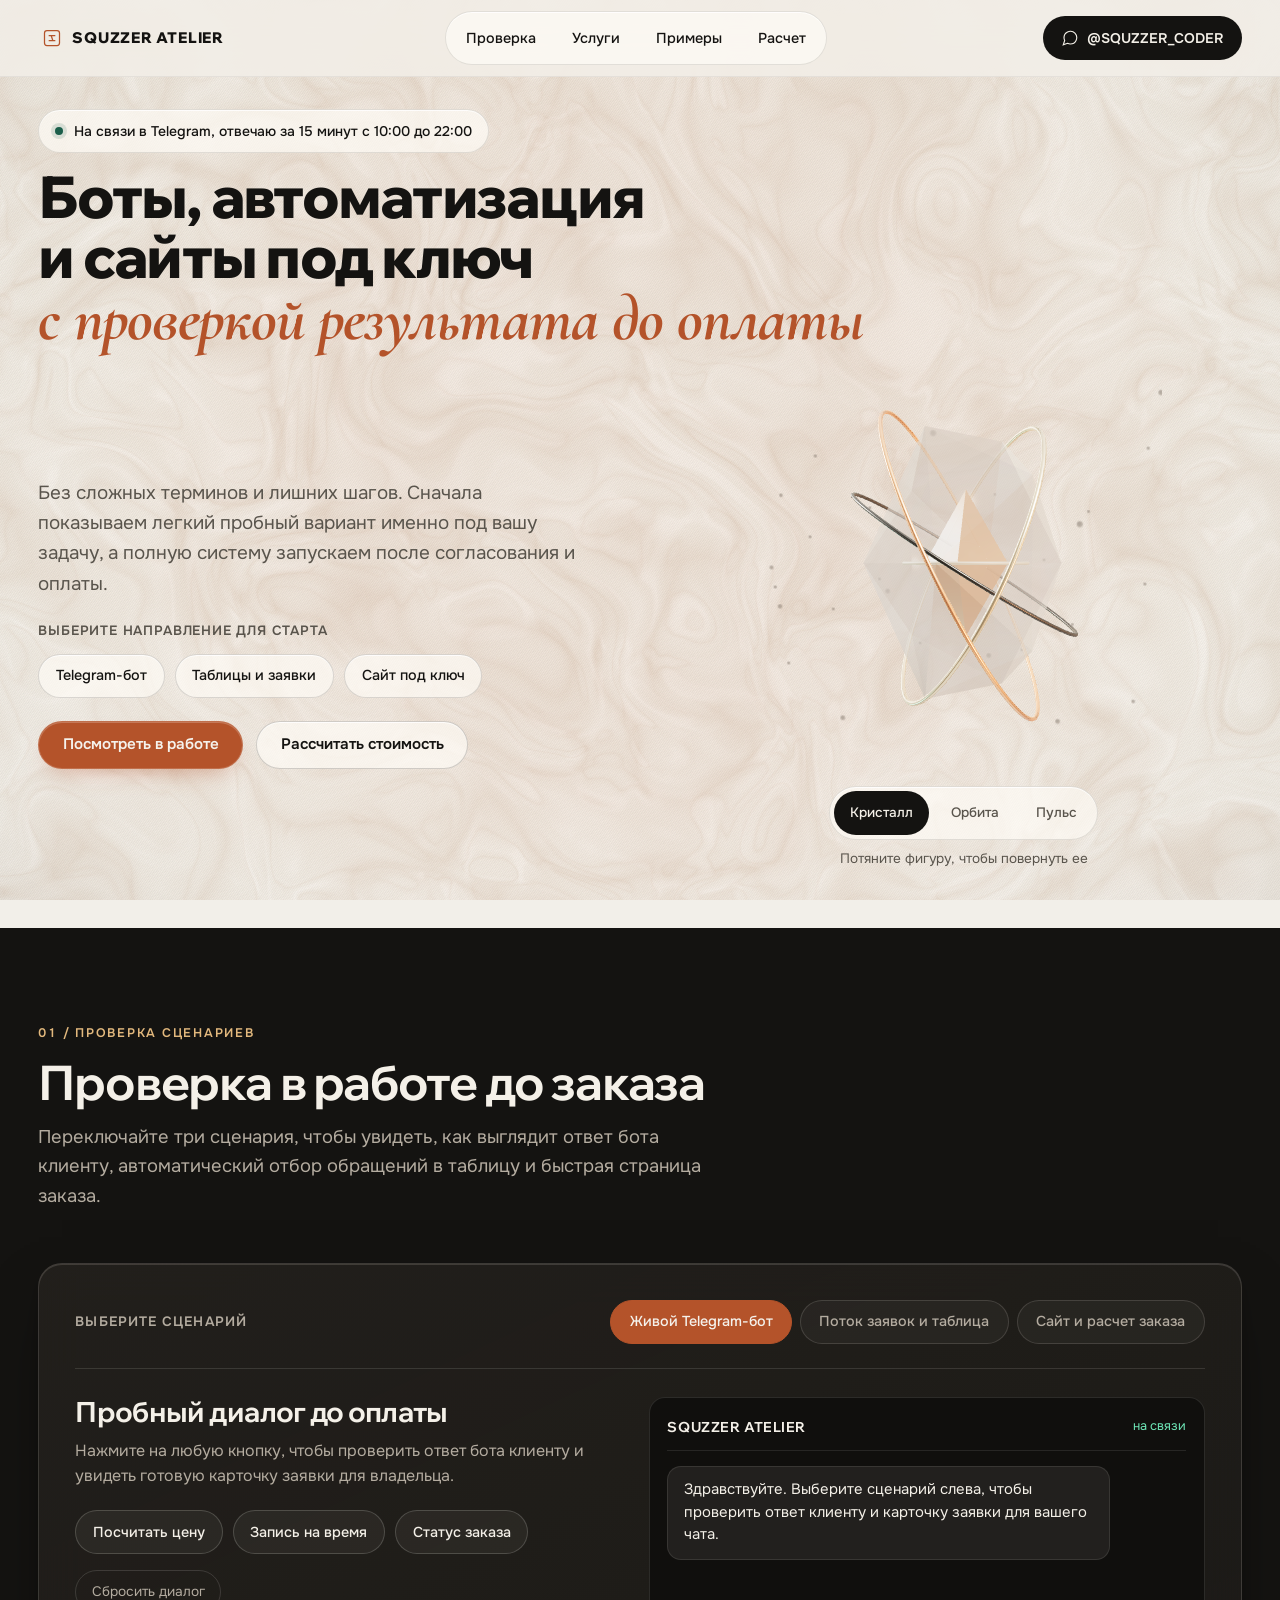
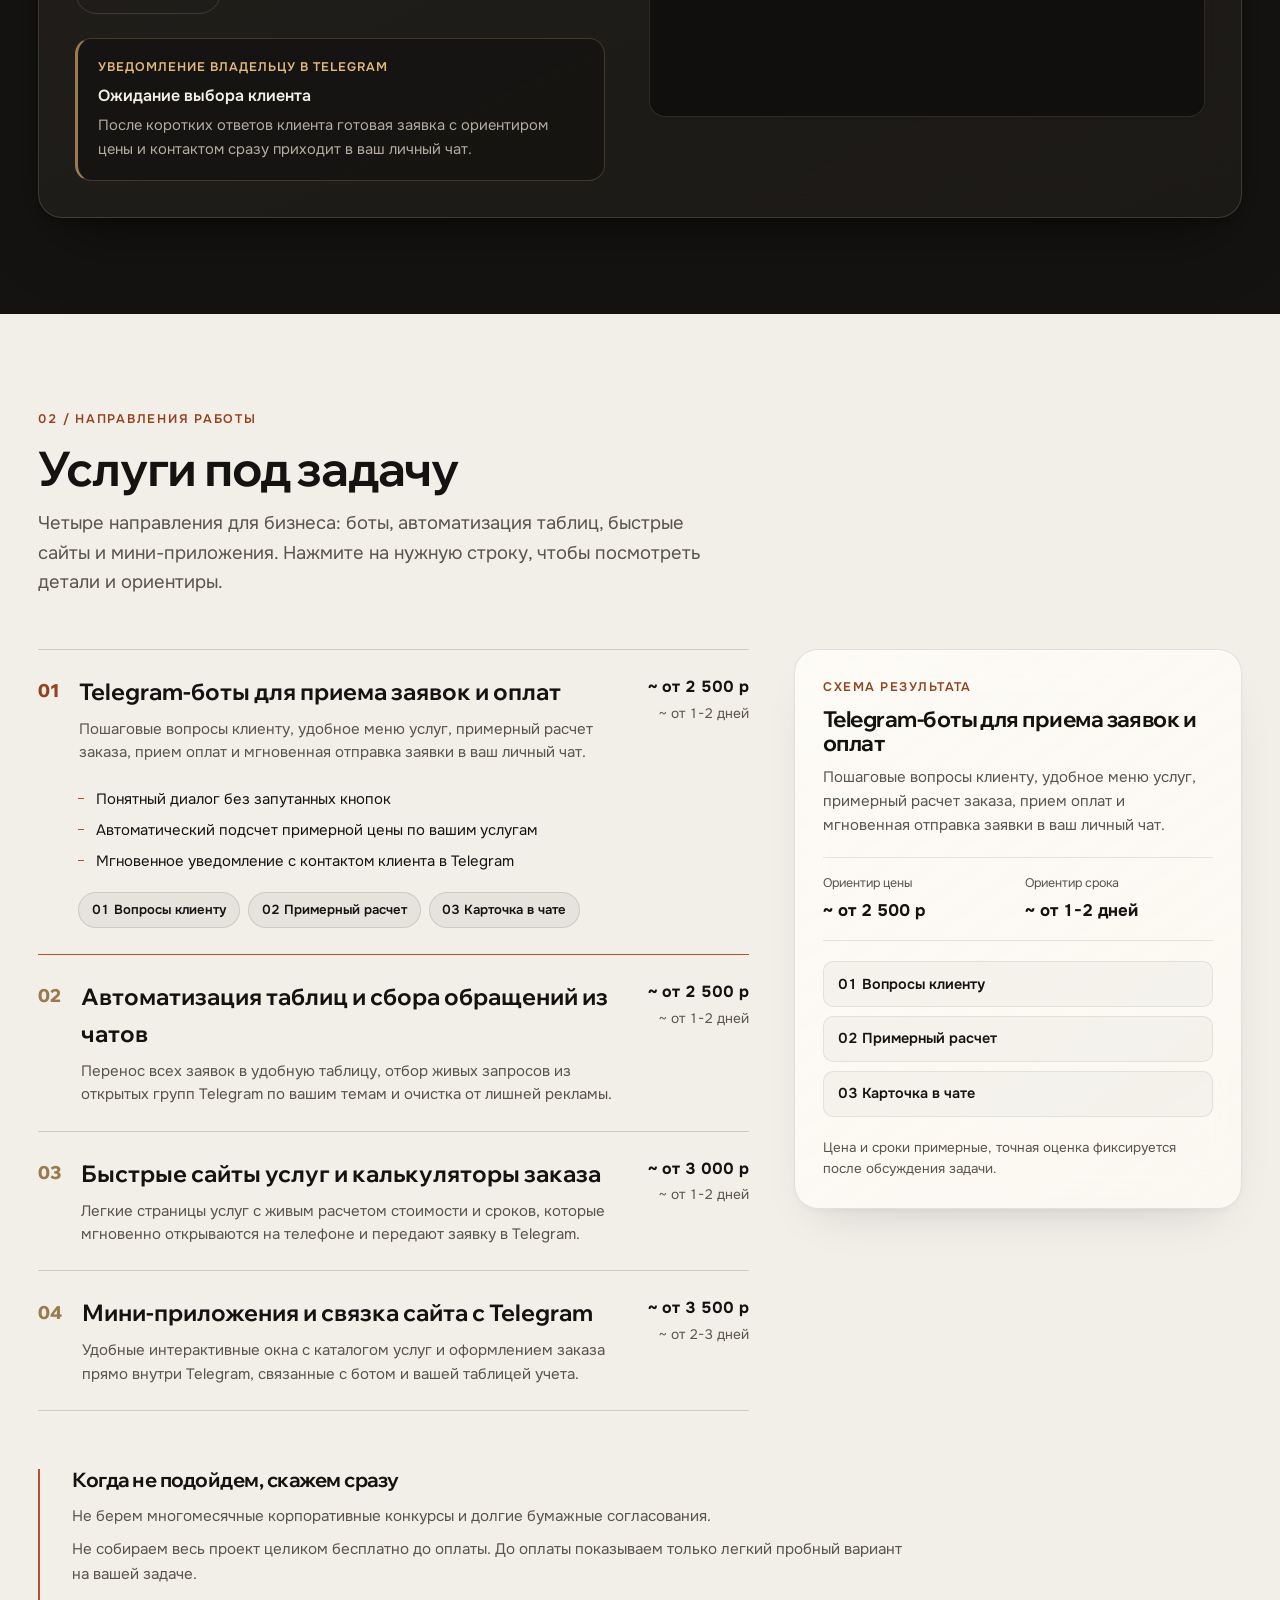
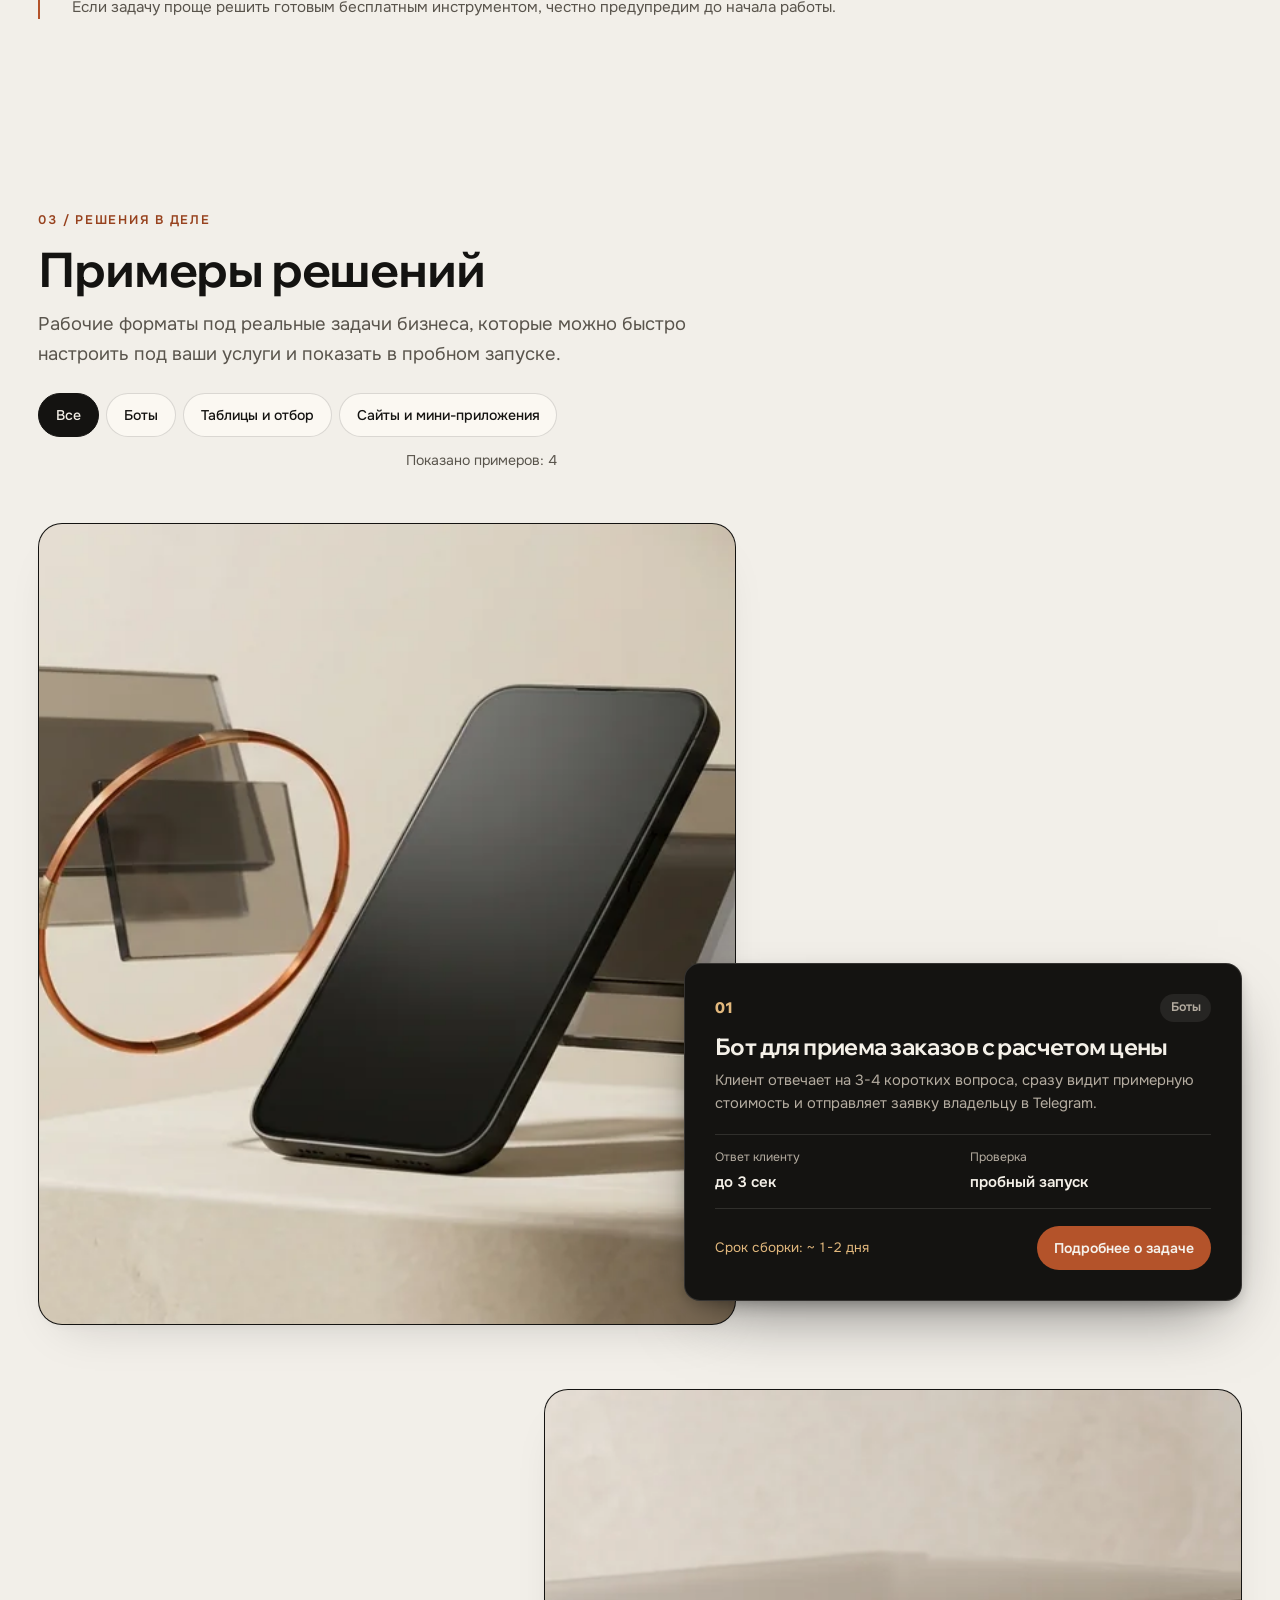
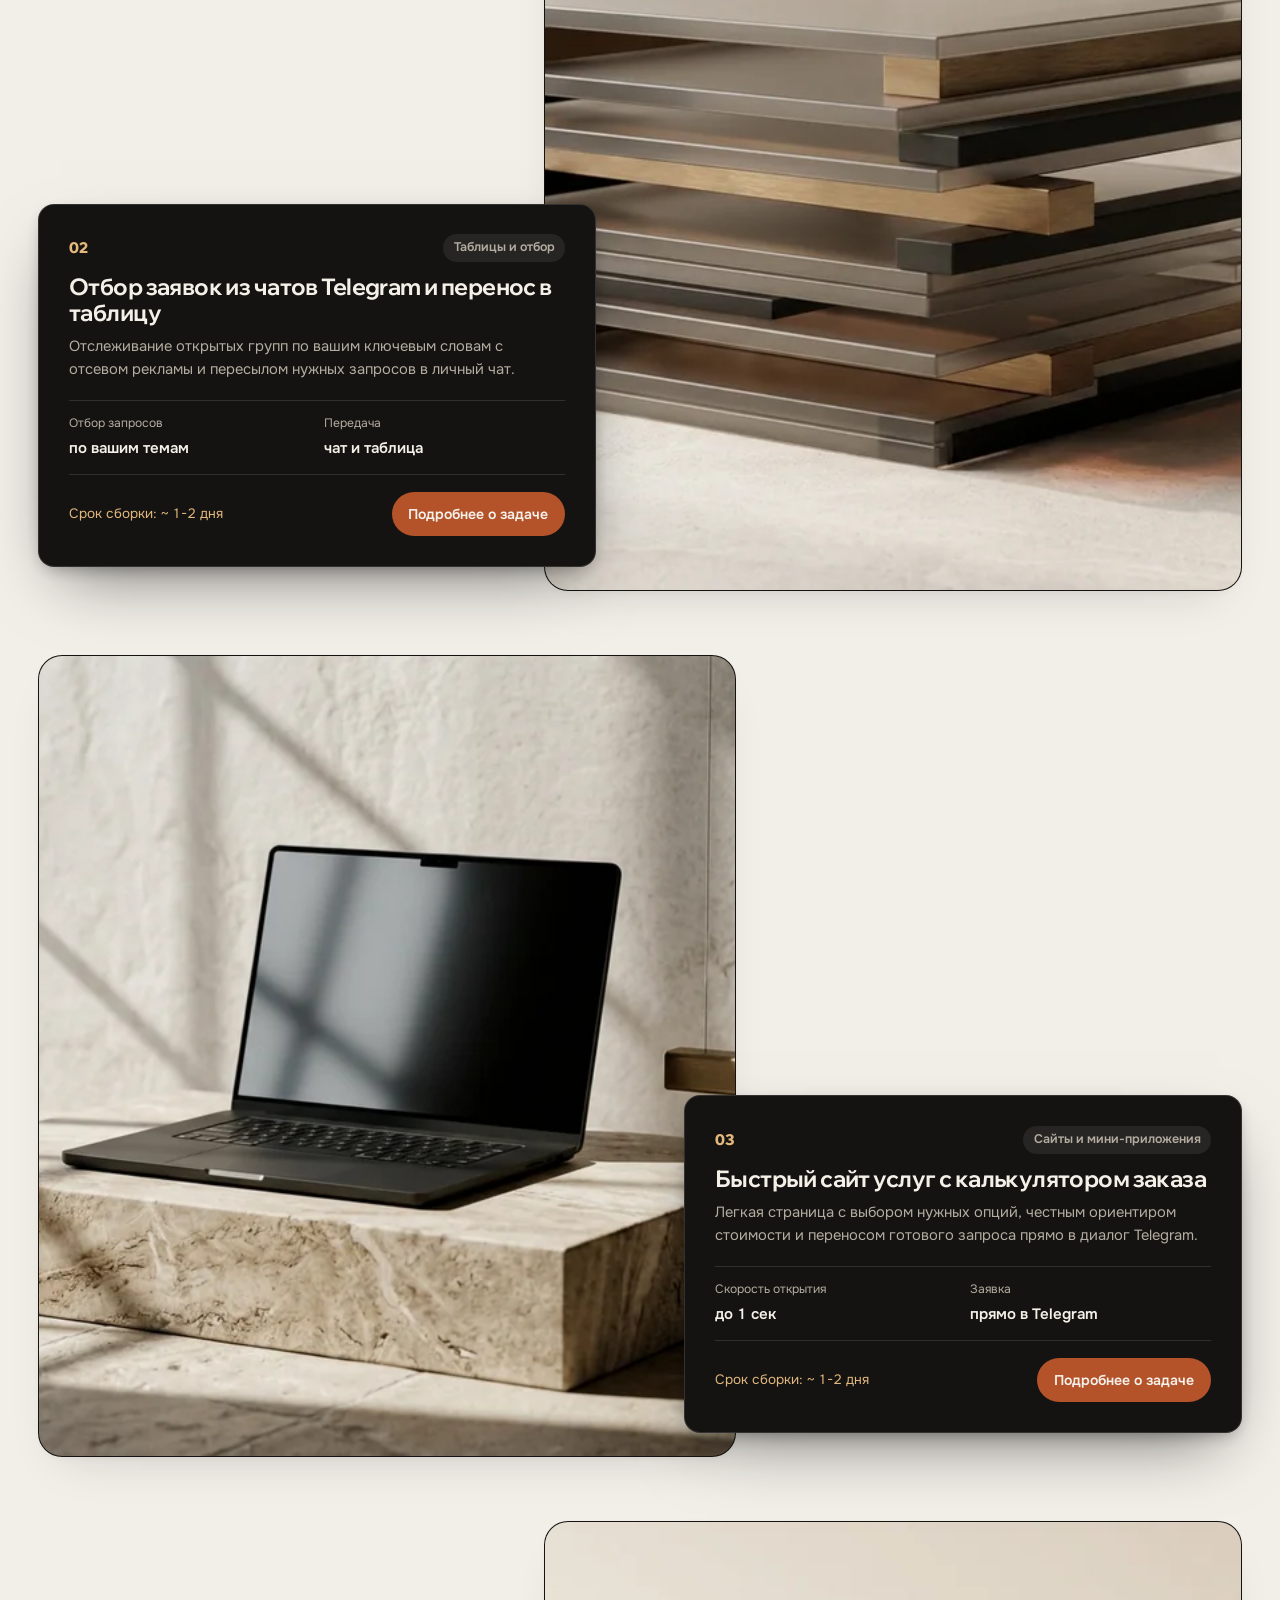
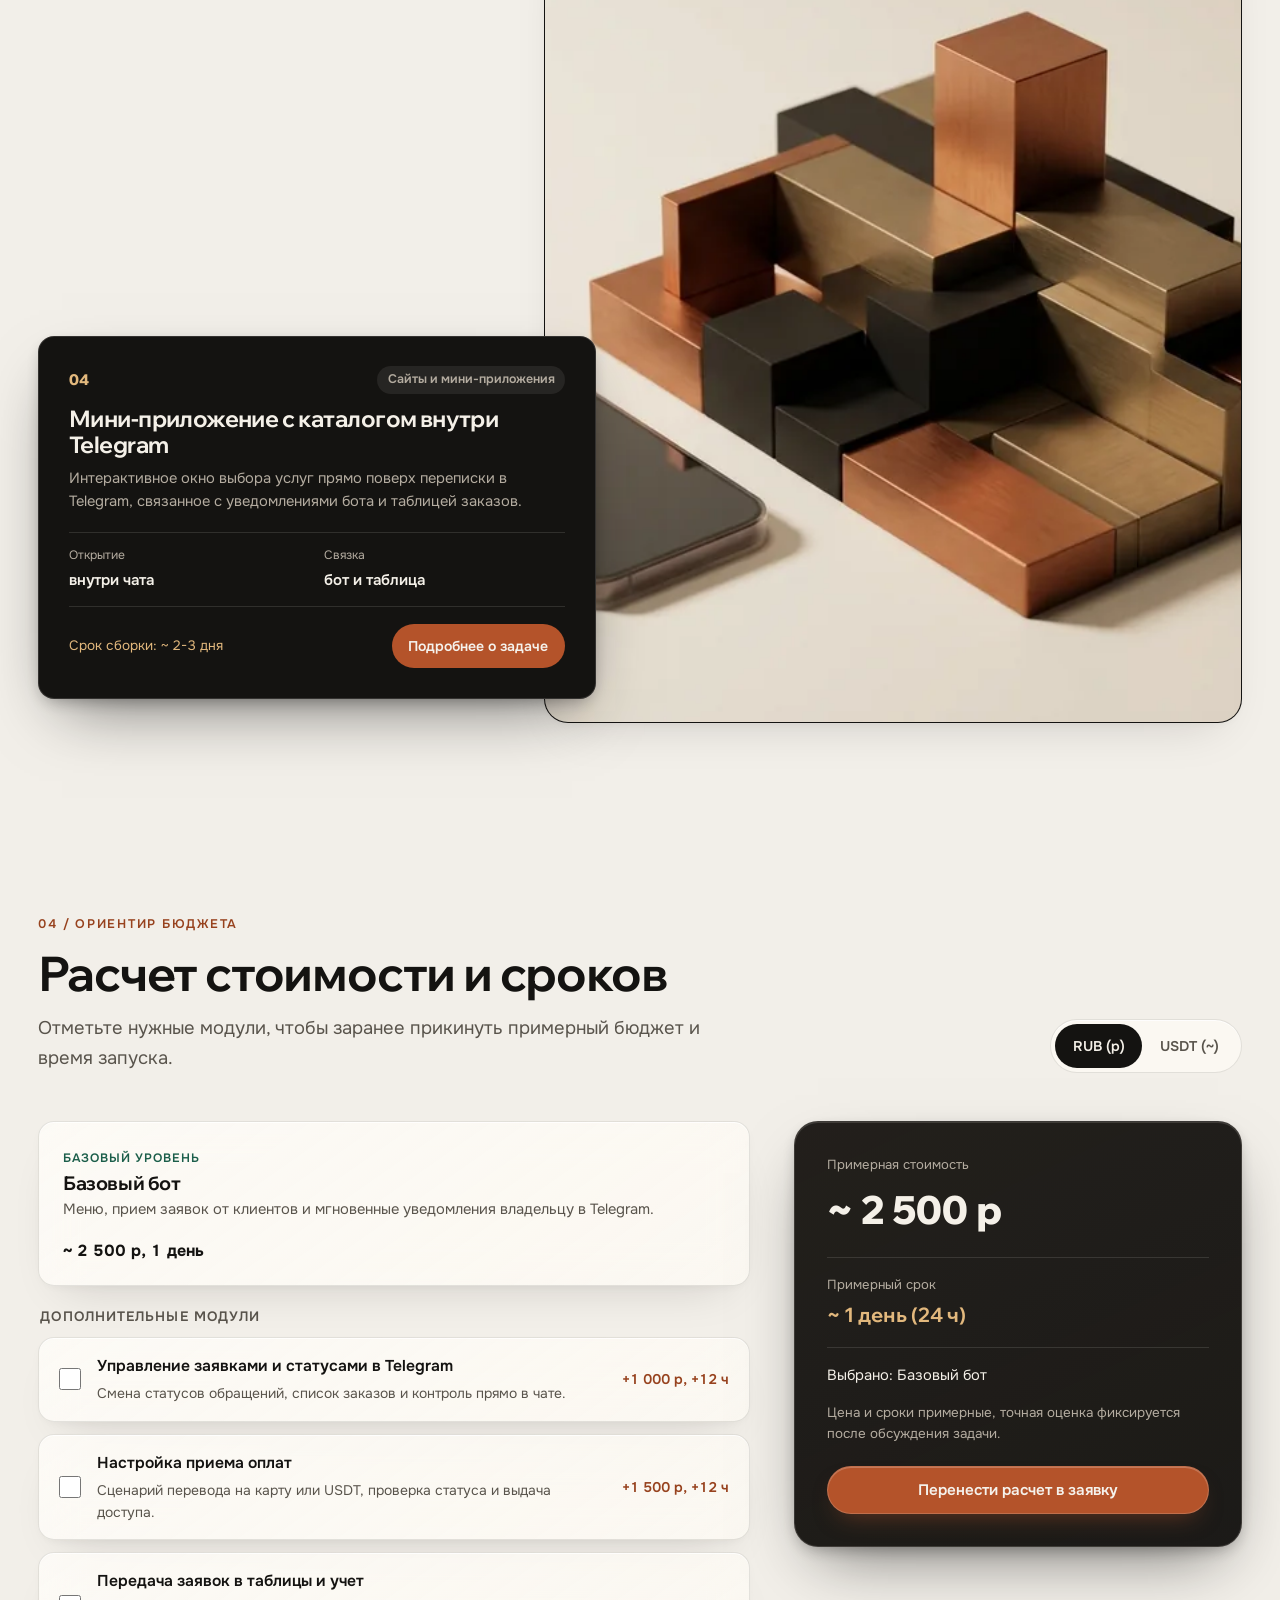
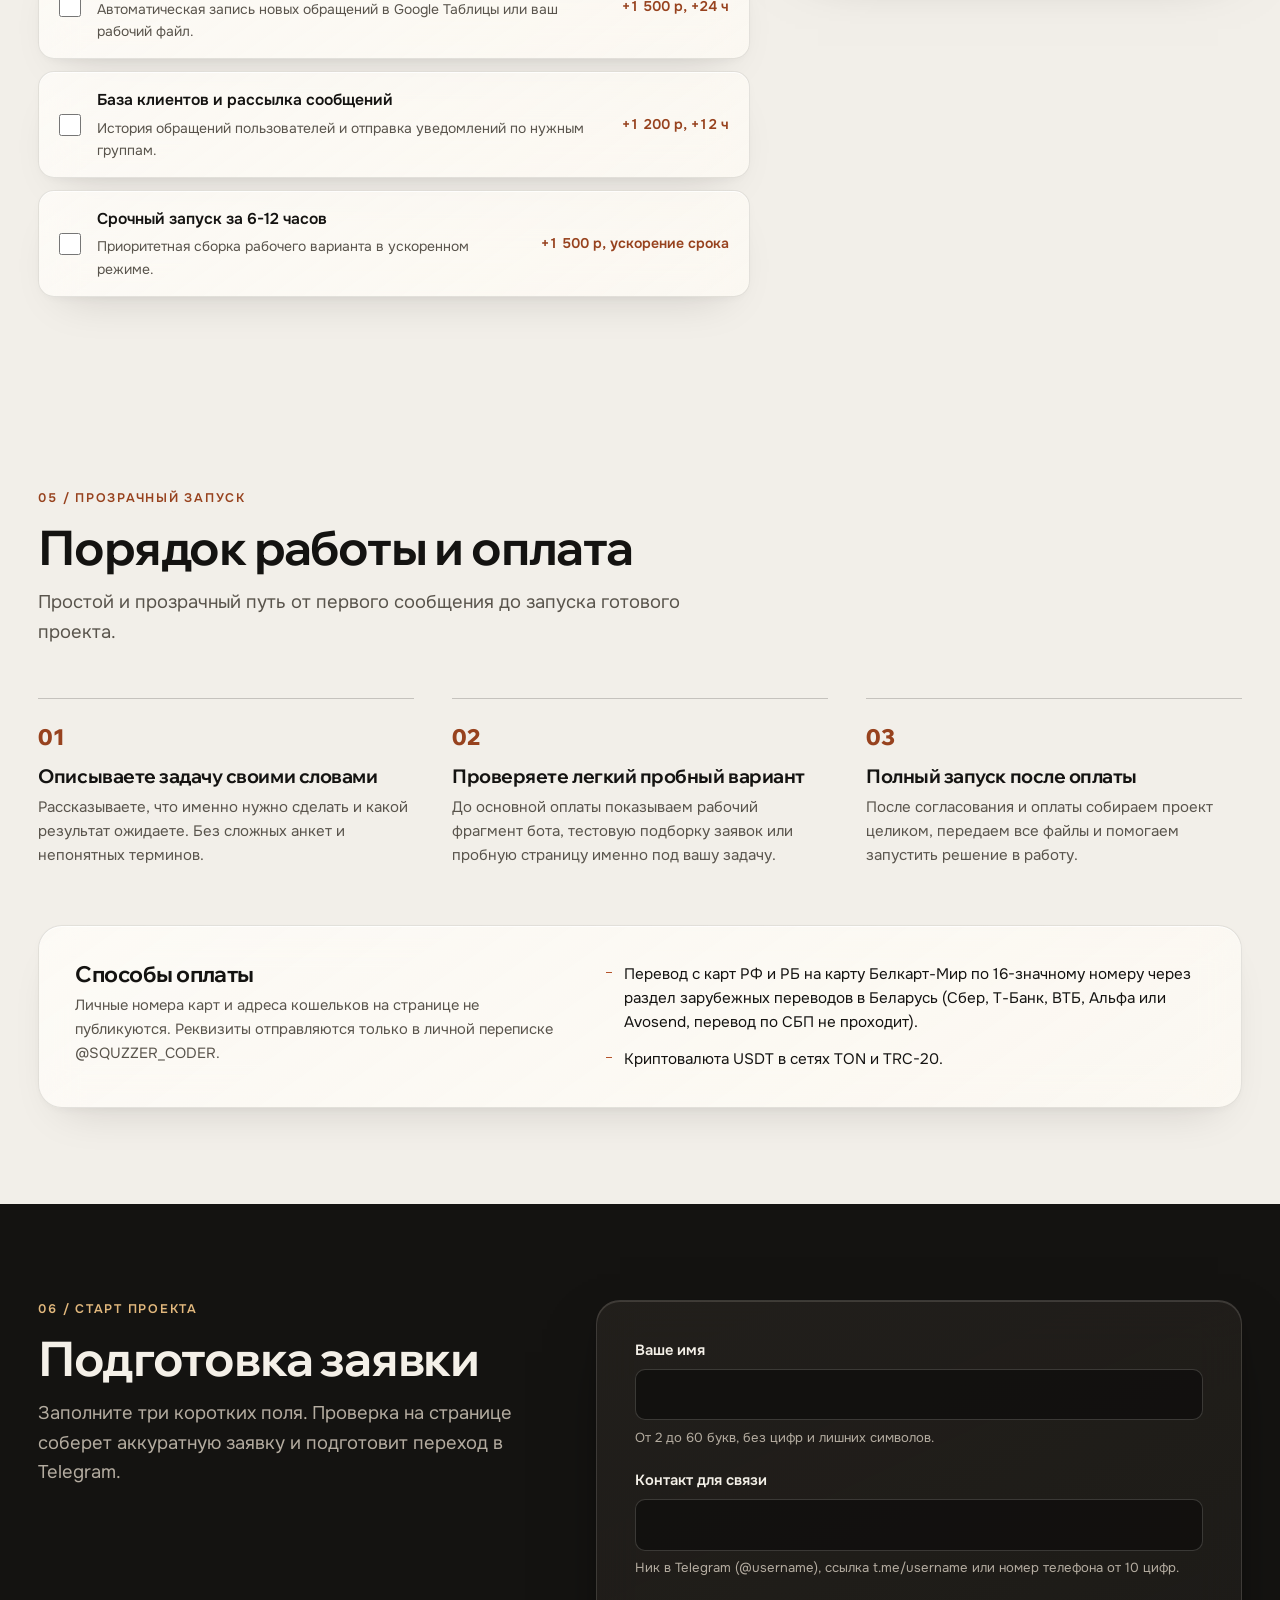
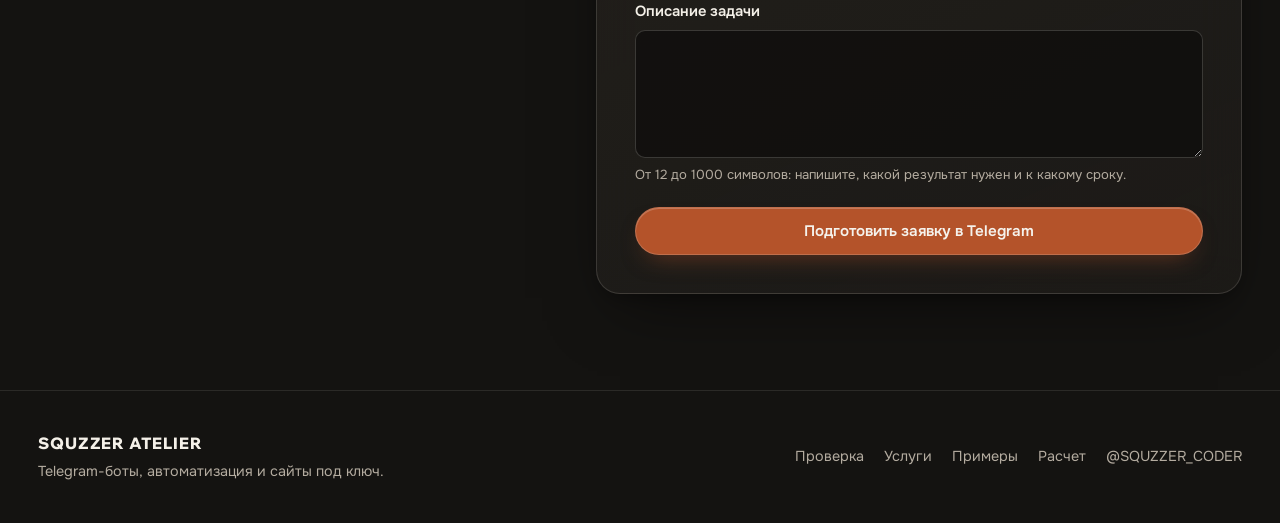
<file: docs/index.html>
<!DOCTYPE html><!-- gate-ignore -->
<html lang="ru" data-theme="alabaster">
<head>
  <meta charset="utf-8">
  <meta name="viewport" content="width=device-width, initial-scale=1.0">
  <meta name="color-scheme" content="light">
  <title>SQUZZER ATELIER - Telegram-боты, автоматизация и сайты под ключ</title>
  <meta name="description" content="Разработка Telegram-ботов, настройка таблиц и сбора заявок, быстрые сайты услуг и мини-приложения под ключ с проверкой пробного результата до оплаты.">
  <link rel="icon" type="image/svg+xml" href="data:image/svg+xml,%3Csvg xmlns='http://www.w3.org/2000/svg' viewBox='0 0 32 32'%3E%3Crect width='32' height='32' rx='6' fill='%23141311'/%3E%3Crect x='4.5' y='4.5' width='23' height='23' rx='3' fill='none' stroke='%239A7B4F' stroke-width='1.5'/%3E%3Cpath d='M10 11h12M10 21h12M13 11l6 10' stroke='%23B4532A' stroke-width='2' stroke-linecap='round' fill='none'/%3E%3C/svg%3E">
  <link rel="stylesheet" href="./styles/studio.css">
  <script defer src="./assets/vendor/three.min.js"></script>
  <script type="module" src="./scripts/studio.js"></script>
</head>
<body id="top">
  <canvas id="stage-backdrop-canvas" class="stage-backdrop-canvas" aria-hidden="true"></canvas>
  <div class="stage-fallback-mesh" aria-hidden="true"></div>
  <div id="stage-atmosphere" class="stage-atmosphere" aria-hidden="true"></div>
  <div id="scroll-progress" class="scroll-progress" aria-hidden="true"></div>

  <a href="#main-content" class="skip-link visually-hidden">Перейти к содержанию</a>

  <header class="site-header">
    <div class="container header-inner">
      <a href="#top" class="brand-link">
        <svg width="20" height="20" viewBox="0 0 24 24" fill="none" stroke="currentColor" stroke-width="1.5" aria-hidden="true">
          <rect x="3" y="3" width="18" height="18" rx="3"></rect>
          <path d="M8 9h8M8 15h8M11 9l2 6"></path>
        </svg>
        <span>SQUZZER ATELIER</span>
      </a>

      <nav class="site-nav" aria-label="Разделы сайта">
        <ul class="nav-list">
          <li><a href="#showcase">Проверка</a></li>
          <li><a href="#services">Услуги</a></li>
          <li><a href="#cases">Примеры</a></li>
          <li><a href="#calculator">Расчет</a></li>
        </ul>
      </nav>

      <button
        type="button"
        id="open-contacts-btn"
        class="header-contact-btn"
        commandfor="contacts-popover"
        command="toggle-popover"
        aria-controls="contacts-popover"
        aria-expanded="false"
        aria-label="Открыть контакты для связи @SQUZZER_CODER"
      >
        <svg width="18" height="18" viewBox="0 0 24 24" fill="none" stroke="currentColor" stroke-width="1.5" aria-hidden="true">
          <path d="M21 11.5a8.38 8.38 0 0 1-.9 3.8 8.5 8.5 0 0 1-7.6 4.7 8.38 8.38 0 0 1-3.8-.9L3 21l1.9-5.7a8.38 8.38 0 0 1-.9-3.8 8.5 8.5 0 0 1 4.7-7.6 8.38 8.38 0 0 1 3.8-.9h.5a8.48 8.48 0 0 1 8 8v.5z"></path>
        </svg>
        <span>@SQUZZER_CODER</span>
      </button>
    </div>
  </header>

  <main id="main-content" tabindex="-1">
    <section id="hero" class="hero-section" aria-labelledby="hero-title">
      <div class="container hero-shell">
        <div class="hero-editorial-head">
          <p id="hero-status" class="hero-status">
            <span class="status-dot" aria-hidden="true"></span>
            <span>На связи в Telegram, отвечаю за 15 минут с 10:00 до 22:00</span>
          </p>

          <h1 id="hero-title" class="hero-title">
            <span class="reveal-line"><span class="reveal-line-inner">Боты, автоматизация</span></span>
            <span class="reveal-line"><span class="reveal-line-inner">и сайты под ключ</span></span>
            <span class="reveal-line"><span class="reveal-line-inner"><em class="hero-accent-italic">с проверкой результата до оплаты</em></span></span>
          </h1>
        </div>

        <div class="hero-split">
          <div class="hero-copy">
            <p class="hero-lead">
              Без сложных терминов и лишних шагов. Сначала показываем легкий пробный вариант именно под вашу задачу, а полную систему запускаем после согласования и оплаты.
            </p>

            <div class="hero-quick-row">
              <p class="hero-quick-label">Выберите направление для старта</p>
              <div class="hero-quick-tags">
                <button type="button" class="quick-topic-btn" data-quick-topic="bot">
                  <span>Telegram-бот</span>
                </button>
                <button type="button" class="quick-topic-btn" data-quick-topic="sheets">
                  <span>Таблицы и заявки</span>
                </button>
                <button type="button" class="quick-topic-btn" data-quick-topic="site">
                  <span>Сайт под ключ</span>
                </button>
              </div>
            </div>

            <div class="hero-actions">
              <a href="#showcase" class="btn btn-primary" data-magnetic>Посмотреть в работе</a>
              <a href="#calculator" class="btn btn-secondary">Рассчитать стоимость</a>
            </div>
          </div>

          <div class="hero-sculpture-zone">
            <div class="hero-3d-stage" id="hero-3d-stage">
              <canvas
                id="hero-3d-canvas"
                class="hero-3d-canvas"
                aria-label="Объемная геометрическая скульптура с мягким светом"
              ></canvas>
              <img
                id="hero-3d-fallback"
                class="hero-3d-fallback"
                src="./assets/media/stage_sculpture.webp"
                alt="Объемная фигура студии SQUZZER ATELIER"
                width="800"
                height="800"
                hidden
              >
            </div>

            <div class="hero-3d-footer">
              <div class="hero-3d-modes" role="group" aria-label="Режимы объемной формы">
                <button type="button" class="mode-pill-btn" data-hero-3d-mode="crystal" aria-pressed="true">Кристалл</button>
                <button type="button" class="mode-pill-btn" data-hero-3d-mode="orbit" aria-pressed="false">Орбита</button>
                <button type="button" class="mode-pill-btn" data-hero-3d-mode="pulse" aria-pressed="false">Пульс</button>
              </div>
              <p class="hero-3d-hint">Потяните фигуру, чтобы повернуть ее</p>
            </div>
          </div>
        </div>
      </div>
    </section>

    <section id="showcase" class="section dark-island showcase-section" aria-labelledby="showcase-title">
      <div class="container">
        <div class="section-head reveal-item">
          <p class="section-eyebrow">01 / Проверка сценариев</p>
          <h2 id="showcase-title" class="section-title">Проверка в работе до заказа</h2>
          <p class="section-lead">
            Переключайте три сценария, чтобы увидеть, как выглядит ответ бота клиенту, автоматический отбор обращений в таблицу и быстрая страница заказа.
          </p>
        </div>

        <div id="hero-stage" class="stage-frame dark-glass reveal-item" data-optical-surface>
          <div class="stage-toolbar">
            <span class="stage-toolbar-label">Выберите сценарий</span>
            <div class="stage-tabs" role="group" aria-label="Выберите сценарий">
              <button type="button" class="stage-tab-btn" data-stage-scene="bot" aria-pressed="true">Живой Telegram-бот</button>
              <button type="button" class="stage-tab-btn" data-stage-scene="sheets" aria-pressed="false">Поток заявок и таблица</button>
              <button type="button" class="stage-tab-btn" data-stage-scene="site" aria-pressed="false">Сайт и расчет заказа</button>
            </div>
          </div>

          <div class="stage-panel" data-stage-panel="bot">
            <div class="stage-bot-layout">
              <div class="stage-bot-controls">
                <h3 class="stage-panel-title">Пробный диалог до оплаты</h3>
                <p class="stage-panel-desc">
                  Нажмите на любую кнопку, чтобы проверить ответ бота клиенту и увидеть готовую карточку заявки для владельца.
                </p>

                <div class="bot-action-list">
                  <button type="button" class="bot-action-btn" data-bot-action="price" aria-pressed="false">Посчитать цену</button>
                  <button type="button" class="bot-action-btn" data-bot-action="booking" aria-pressed="false">Запись на время</button>
                  <button type="button" class="bot-action-btn" data-bot-action="status" aria-pressed="false">Статус заказа</button>
                </div>

                <button type="button" id="bot-reset-btn" class="bot-reset-btn">Сбросить диалог</button>

                <div class="owner-card">
                  <p class="owner-card-title">Уведомление владельцу в Telegram</p>
                  <p id="bot-owner-status" class="owner-card-status">Ожидание выбора клиента</p>
                  <p id="bot-owner-text" class="owner-card-text">
                    После коротких ответов клиента готовая заявка с ориентиром цены и контактом сразу приходит в ваш личный чат.
                  </p>
                </div>
              </div>

              <div class="bot-phone-shell" aria-label="Экран пробного диалога бота">
                <div class="bot-phone-top">
                  <span class="bot-peer-name">SQUZZER ATELIER</span>
                  <span class="bot-peer-status">на связи</span>
                </div>
                <div id="bot-sim-messages" class="bot-sim-messages" aria-live="polite">
                  <div class="bot-msg bot-msg--bot">
                    <p class="bot-msg-text">Здравствуйте. Выберите сценарий слева, чтобы проверить ответ клиенту и карточку заявки для вашего чата.</p>
                  </div>
                </div>
                <p id="bot-typing" class="bot-typing" hidden>Печатает ответ...</p>
              </div>
            </div>
          </div>

          <div class="stage-panel" data-stage-panel="sheets" hidden>
            <div class="sheets-header">
              <div class="sheets-counters">
                <div class="sheets-counter-item">
                  <span id="sheets-count-in" class="sheets-counter-value">3</span>
                  <span class="sheets-counter-label">Проверено сообщений</span>
                </div>
                <div class="sheets-counter-item">
                  <span id="sheets-count-qualified" class="sheets-counter-value">1</span>
                  <span class="sheets-counter-label">Отсеяно лишнего</span>
                </div>
                <div class="sheets-counter-item">
                  <span id="sheets-count-sent" class="sheets-counter-value">2</span>
                  <span class="sheets-counter-label">Передано в работу</span>
                </div>
              </div>
              <button type="button" id="sheets-run-btn" class="btn btn-primary">Запустить отбор</button>
            </div>

            <div class="sheets-table-wrap">
              <table class="sheets-table">
                <thead>
                  <tr>
                    <th scope="col">Обращение</th>
                    <th scope="col">Отбор</th>
                    <th scope="col">Статус</th>
                    <th scope="col">Срок</th>
                  </tr>
                </thead>
                <tbody id="sheets-demo-tbody">
                  <tr>
                    <td>Запись на услугу и расчет цены</td>
                    <td>Полезный запрос</td>
                    <td><span class="stage-status-pill stage-status-pill--active">В таблице и чате</span></td>
                    <td>~ 1-2 дня</td>
                  </tr>
                  <tr>
                    <td>Рекламная рассылка по открытым чатам</td>
                    <td>Лишний шум</td>
                    <td><span class="stage-status-pill stage-status-pill--filtered">Отсеян</span></td>
                    <td>-</td>
                  </tr>
                  <tr>
                    <td>Нужен сайт и бот для приема заказов</td>
                    <td>Полезный запрос</td>
                    <td><span class="stage-status-pill stage-status-pill--done">В таблице и чате</span></td>
                    <td>~ 1 день</td>
                  </tr>
                </tbody>
              </table>
            </div>

            <p class="sheets-note">
              Входящие сообщения проверяются по заданным правилам: реклама и случайный шум отсеиваются, а полезные запросы попадают в таблицу и ваш личный чат.
            </p>
          </div>

          <div class="stage-panel" data-stage-panel="site" hidden>
            <div class="site-stage-layout">
              <div class="site-stage-controls">
                <h3 class="stage-panel-title">Быстрая страница заказа с переходом в Telegram</h3>
                <p class="stage-panel-desc">
                  Переключайте экранные состояния, чтобы посмотреть путь клиента на телефоне от первого экрана до готового сообщения в личный чат.
                </p>

                <div class="site-scene-tabs">
                  <button type="button" class="site-scene-btn" data-site-scene="0" aria-pressed="true">Первый экран</button>
                  <button type="button" class="site-scene-btn" data-site-scene="1" aria-pressed="false">Интерактив</button>
                  <button type="button" class="site-scene-btn" data-site-scene="2" aria-pressed="false">Расчет заказа</button>
                  <button type="button" class="site-scene-btn" data-site-scene="3" aria-pressed="false">Переход в Telegram</button>
                </div>

                <div class="site-autoplay-row">
                  <button type="button" id="site-autoplay-btn" class="btn btn-secondary-dark" aria-pressed="false">Листать экраны</button>
                </div>

                <p class="site-foot-note">Быстрая загрузка с любого телефона и понятный перевод посетителя в диалог.</p>
              </div>

              <div class="site-preview-frame">
                <div class="site-preview-media">
                  <img
                    id="site-active-img"
                    src="./assets/media/case_03_website.webp"
                    alt="Главный экран быстрой страницы услуг"
                    width="1200"
                    height="750"
                  >
                  <div class="site-preview-caption">
                    <span id="site-scene-step" class="site-step-tag">Шаг 01</span>
                    <h4 id="site-scene-title" class="site-scene-title">Понятное предложение без лишнего шума</h4>
                    <p id="site-scene-caption" class="site-scene-caption">
                      Посетитель с первых секунд видит суть услуги, ориентир сроков и проверку до оплаты.
                    </p>
                  </div>
                </div>
                <div class="site-progress-track" data-site-timeline>
                  <div id="site-progress-bar" class="site-progress-bar"></div>
                </div>
              </div>
            </div>
          </div>
        </div>
      </div>
    </section>

    <section id="services" class="section services-section" aria-labelledby="services-title">
      <div class="container">
        <div class="section-head reveal-item">
          <p class="section-eyebrow">02 / Направления работы</p>
          <h2 id="services-title" class="section-title">Услуги под задачу</h2>
          <p class="section-lead">
            Четыре направления для бизнеса: боты, автоматизация таблиц, быстрые сайты и мини-приложения. Нажмите на нужную строку, чтобы посмотреть детали и ориентиры.
          </p>
        </div>

        <div class="services-workspace">
          <ul class="services-catalog">
            <li class="service-row" data-service-item="0" data-active="true">
              <button type="button" class="service-row-trigger" aria-expanded="true">
                <span class="service-row-index">01</span>
                <span class="service-row-main">
                  <span class="service-row-title">Telegram-боты для приема заявок и оплат</span>
                  <span class="service-row-summary">Пошаговые вопросы клиенту, удобное меню услуг, примерный расчет заказа, прием оплат и мгновенная отправка заявки в ваш личный чат.</span>
                </span>
                <span class="service-row-meta">
                  <span class="service-price">~ от 2 500 р</span>
                  <span class="service-time">~ от 1-2 дней</span>
                </span>
              </button>
              <div class="service-row-details">
                <ul class="service-detail-list">
                  <li>Понятный диалог без запутанных кнопок</li>
                  <li>Автоматический подсчет примерной цены по вашим услугам</li>
                  <li>Мгновенное уведомление с контактом клиента в Telegram</li>
                </ul>
                <ol class="service-steps-inline">
                  <li><span>01 Вопросы клиенту</span></li>
                  <li><span>02 Примерный расчет</span></li>
                  <li><span>03 Карточка в чате</span></li>
                </ol>
              </div>
            </li>

            <li class="service-row" data-service-item="1" data-active="false">
              <button type="button" class="service-row-trigger" aria-expanded="false">
                <span class="service-row-index">02</span>
                <span class="service-row-main">
                  <span class="service-row-title">Автоматизация таблиц и сбора обращений из чатов</span>
                  <span class="service-row-summary">Перенос всех заявок в удобную таблицу, отбор живых запросов из открытых групп Telegram по вашим темам и очистка от лишней рекламы.</span>
                </span>
                <span class="service-row-meta">
                  <span class="service-price">~ от 2 500 р</span>
                  <span class="service-time">~ от 1-2 дней</span>
                </span>
              </button>
              <div class="service-row-details">
                <ul class="service-detail-list">
                  <li>Автоматическая запись новых заявок и статусов в таблицу</li>
                  <li>Поиск целевых обращений в группах по ключевым словам</li>
                  <li>Отсев спама, повторов и рекламных рассылок</li>
                </ul>
                <ol class="service-steps-inline">
                  <li><span>01 Сбор обращений</span></li>
                  <li><span>02 Отсев шума</span></li>
                  <li><span>03 Запись в таблицу</span></li>
                </ol>
              </div>
            </li>

            <li class="service-row" data-service-item="2" data-active="false">
              <button type="button" class="service-row-trigger" aria-expanded="false">
                <span class="service-row-index">03</span>
                <span class="service-row-main">
                  <span class="service-row-title">Быстрые сайты услуг и калькуляторы заказа</span>
                  <span class="service-row-summary">Легкие страницы услуг с живым расчетом стоимости и сроков, которые мгновенно открываются на телефоне и передают заявку в Telegram.</span>
                </span>
                <span class="service-row-meta">
                  <span class="service-price">~ от 3 000 р</span>
                  <span class="service-time">~ от 1-2 дней</span>
                </span>
              </button>
              <div class="service-row-details">
                <ul class="service-detail-list">
                  <li>Аккуратная работа на смартфонах и широких экранах</li>
                  <li>Живой калькулятор с честной примерной ценой</li>
                  <li>Защита формы от пустых заявок и запасное копирование текста</li>
                </ul>
                <ol class="service-steps-inline">
                  <li><span>01 Ясный экран</span></li>
                  <li><span>02 Подбор опций</span></li>
                  <li><span>03 Заявка в Telegram</span></li>
                </ol>
              </div>
            </li>

            <li class="service-row" data-service-item="3" data-active="false">
              <button type="button" class="service-row-trigger" aria-expanded="false">
                <span class="service-row-index">04</span>
                <span class="service-row-main">
                  <span class="service-row-title">Мини-приложения и связка сайта с Telegram</span>
                  <span class="service-row-summary">Удобные интерактивные окна с каталогом услуг и оформлением заказа прямо внутри Telegram, связанные с ботом и вашей таблицей учета.</span>
                </span>
                <span class="service-row-meta">
                  <span class="service-price">~ от 3 500 р</span>
                  <span class="service-time">~ от 2-3 дней</span>
                </span>
              </button>
              <div class="service-row-details">
                <ul class="service-detail-list">
                  <li>Каталог услуг и корзина заказа прямо внутри окна Telegram</li>
                  <li>Единая связка сайта, бота и таблицы без ручного переноса</li>
                  <li>Удобный вход для клиента без регистрации и лишних паролей</li>
                </ul>
                <ol class="service-steps-inline">
                  <li><span>01 Выбор в окне</span></li>
                  <li><span>02 Общая база</span></li>
                  <li><span>03 Быстрый запуск</span></li>
                </ol>
              </div>
            </li>
          </ul>

          <aside class="services-detail-panel optical-glass" data-optical-surface aria-live="polite">
            <p class="services-panel-kicker">Схема результата</p>
            <h3 id="service-preview-title" class="services-panel-title">Telegram-боты для приема заявок и оплат</h3>
            <p id="service-preview-desc" class="services-panel-desc">
              Пошаговые вопросы клиенту, удобное меню услуг, примерный расчет заказа, прием оплат и мгновенная отправка заявки в ваш личный чат.
            </p>

            <div class="services-panel-metrics">
              <div>
                <span class="panel-metric-label">Ориентир цены</span>
                <strong id="service-preview-price" class="panel-metric-value">~ от 2 500 р</strong>
              </div>
              <div>
                <span class="panel-metric-label">Ориентир срока</span>
                <strong id="service-preview-time" class="panel-metric-value">~ от 1-2 дней</strong>
              </div>
            </div>

            <ol id="service-preview-steps" class="service-preview-steps">
              <li>01 Вопросы клиенту</li>
              <li>02 Примерный расчет</li>
              <li>03 Карточка в чате</li>
            </ol>

            <p class="services-panel-note">Цена и сроки примерные, точная оценка фиксируется после обсуждения задачи.</p>
          </aside>
        </div>

        <aside class="boundaries-note reveal-item" aria-labelledby="boundaries-title">
          <h3 id="boundaries-title" class="boundaries-title">Когда не подойдем, скажем сразу</h3>
          <ul class="boundaries-list">
            <li>Не берем многомесячные корпоративные конкурсы и долгие бумажные согласования.</li>
            <li>Не собираем весь проект целиком бесплатно до оплаты. До оплаты показываем только легкий пробный вариант на вашей задаче.</li>
            <li>Если задачу проще решить готовым бесплатным инструментом, честно предупредим до начала работы.</li>
          </ul>
        </aside>
      </div>
    </section>

    <section id="cases" class="section cases-section" aria-labelledby="cases-title">
      <div class="container">
        <div class="cases-top reveal-item">
          <div class="section-head">
            <p class="section-eyebrow">03 / Решения в деле</p>
            <h2 id="cases-title" class="section-title">Примеры решений</h2>
            <p class="section-lead">
              Рабочие форматы под реальные задачи бизнеса, которые можно быстро настроить под ваши услуги и показать в пробном запуске.
            </p>
          </div>

          <div class="cases-controls">
            <div class="case-filters" role="group" aria-label="Фильтр примеров решений">
              <button type="button" class="filter-btn" data-case-filter="all" aria-pressed="true">Все</button>
              <button type="button" class="filter-btn" data-case-filter="bots" aria-pressed="false">Боты</button>
              <button type="button" class="filter-btn" data-case-filter="automation" aria-pressed="false">Таблицы и отбор</button>
              <button type="button" class="filter-btn" data-case-filter="sites" aria-pressed="false">Сайты и мини-приложения</button>
            </div>
            <p id="cases-count" class="cases-count">Показано примеров: 4</p>
          </div>
        </div>

        <div class="cases-gallery">
          <article class="case-item case-item--odd reveal-item" data-case-card data-category="bots">
            <figure class="case-media">
              <img
                src="./assets/media/case_01_bot.webp"
                alt="Трехмерная сцена интерфейса Telegram-бота для приема заявок"
                width="1200"
                height="800"
                loading="lazy"
              >
            </figure>
            <div class="case-plate">
              <div class="case-plate-meta">
                <span class="case-num">01</span>
                <span class="case-tag">Боты</span>
              </div>
              <h3 class="case-title">Бот для приема заказов с расчетом цены</h3>
              <p class="case-desc">
                Клиент отвечает на 3-4 коротких вопроса, сразу видит примерную стоимость и отправляет заявку владельцу в Telegram.
              </p>
              <dl class="case-metrics">
                <div>
                  <dt>Ответ клиенту</dt>
                  <dd>до 3 сек</dd>
                </div>
                <div>
                  <dt>Проверка</dt>
                  <dd>пробный запуск</dd>
                </div>
              </dl>
              <div class="case-plate-foot">
                <span class="case-timeline">Срок сборки: ~ 1-2 дня</span>
                <button
                  type="button"
                  class="case-detail-btn"
                  data-case-id="case-01"
                  commandfor="case-dialog"
                  command="show-modal"
                >Подробнее о задаче</button>
              </div>
            </div>
          </article>

          <article class="case-item case-item--even reveal-item" data-case-card data-category="automation">
            <figure class="case-media">
              <img
                src="./assets/media/case_02_monitor.webp"
                alt="Трехмерная схема отбора целевых обращений из чатов"
                width="1200"
                height="800"
                loading="lazy"
              >
            </figure>
            <div class="case-plate">
              <div class="case-plate-meta">
                <span class="case-num">02</span>
                <span class="case-tag">Таблицы и отбор</span>
              </div>
              <h3 class="case-title">Отбор заявок из чатов Telegram и перенос в таблицу</h3>
              <p class="case-desc">
                Отслеживание открытых групп по вашим ключевым словам с отсевом рекламы и пересылом нужных запросов в личный чат.
              </p>
              <dl class="case-metrics">
                <div>
                  <dt>Отбор запросов</dt>
                  <dd>по вашим темам</dd>
                </div>
                <div>
                  <dt>Передача</dt>
                  <dd>чат и таблица</dd>
                </div>
              </dl>
              <div class="case-plate-foot">
                <span class="case-timeline">Срок сборки: ~ 1-2 дня</span>
                <button
                  type="button"
                  class="case-detail-btn"
                  data-case-id="case-02"
                  commandfor="case-dialog"
                  command="show-modal"
                >Подробнее о задаче</button>
              </div>
            </div>
          </article>

          <article class="case-item case-item--odd reveal-item" data-case-card data-category="sites">
            <figure class="case-media">
              <img
                src="./assets/media/case_03_website.webp"
                alt="Трехмерная сцена быстрого сайта услуг с расчетом стоимости"
                width="1200"
                height="800"
                loading="lazy"
              >
            </figure>
            <div class="case-plate">
              <div class="case-plate-meta">
                <span class="case-num">03</span>
                <span class="case-tag">Сайты и мини-приложения</span>
              </div>
              <h3 class="case-title">Быстрый сайт услуг с калькулятором заказа</h3>
              <p class="case-desc">
                Легкая страница с выбором нужных опций, честным ориентиром стоимости и переносом готового запроса прямо в диалог Telegram.
              </p>
              <dl class="case-metrics">
                <div>
                  <dt>Скорость открытия</dt>
                  <dd>до 1 сек</dd>
                </div>
                <div>
                  <dt>Заявка</dt>
                  <dd>прямо в Telegram</dd>
                </div>
              </dl>
              <div class="case-plate-foot">
                <span class="case-timeline">Срок сборки: ~ 1-2 дня</span>
                <button
                  type="button"
                  class="case-detail-btn"
                  data-case-id="case-03"
                  commandfor="case-dialog"
                  command="show-modal"
                >Подробнее о задаче</button>
              </div>
            </div>
          </article>

          <article class="case-item case-item--even reveal-item" data-case-card data-category="sites">
            <figure class="case-media">
              <img
                src="./assets/media/case_04_miniapp.webp"
                alt="Трехмерная сцена мини-приложения с каталогом внутри Telegram"
                width="1200"
                height="800"
                loading="lazy"
              >
            </figure>
            <div class="case-plate">
              <div class="case-plate-meta">
                <span class="case-num">04</span>
                <span class="case-tag">Сайты и мини-приложения</span>
              </div>
              <h3 class="case-title">Мини-приложение с каталогом внутри Telegram</h3>
              <p class="case-desc">
                Интерактивное окно выбора услуг прямо поверх переписки в Telegram, связанное с уведомлениями бота и таблицей заказов.
              </p>
              <dl class="case-metrics">
                <div>
                  <dt>Открытие</dt>
                  <dd>внутри чата</dd>
                </div>
                <div>
                  <dt>Связка</dt>
                  <dd>бот и таблица</dd>
                </div>
              </dl>
              <div class="case-plate-foot">
                <span class="case-timeline">Срок сборки: ~ 2-3 дня</span>
                <button
                  type="button"
                  class="case-detail-btn"
                  data-case-id="case-04"
                  commandfor="case-dialog"
                  command="show-modal"
                >Подробнее о задаче</button>
              </div>
            </div>
          </article>
        </div>
      </div>
    </section>

    <section id="calculator" class="section calculator-section" aria-labelledby="calculator-title">
      <div class="container">
        <div class="calculator-top reveal-item">
          <div class="section-head">
            <p class="section-eyebrow">04 / Ориентир бюджета</p>
            <h2 id="calculator-title" class="section-title">Расчет стоимости и сроков</h2>
            <p class="section-lead">
              Отметьте нужные модули, чтобы заранее прикинуть примерный бюджет и время запуска.
            </p>
          </div>

          <div class="currency-switch" role="group" aria-label="Валюта расчета">
            <button type="button" class="currency-btn" data-currency-btn="RUB" aria-pressed="true">RUB (р)</button>
            <button type="button" class="currency-btn" data-currency-btn="USDT" aria-pressed="false">USDT (~)</button>
          </div>
        </div>

        <div class="calculator-grid">
          <div class="calculator-modules">
            <div class="calc-base-card optical-glass" data-optical-surface>
              <div class="calc-base-main">
                <span class="calc-base-badge">Базовый уровень</span>
                <h3 class="calc-base-title">Базовый бот</h3>
                <p class="calc-base-desc">Меню, прием заявок от клиентов и мгновенные уведомления владельцу в Telegram.</p>
              </div>
              <p id="calc-base-meta" class="calc-base-meta">~ 2 500 р, 1 день</p>
            </div>

            <fieldset class="calc-fieldset">
              <legend class="calc-legend">Дополнительные модули</legend>

              <label class="calc-option-row optical-glass" data-optical-surface>
                <input type="checkbox" class="calc-checkbox" data-calc-option value="admin">
                <span class="calc-option-body">
                  <span class="calc-option-title">Управление заявками и статусами в Telegram</span>
                  <span class="calc-option-desc">Смена статусов обращений, список заказов и контроль прямо в чате.</span>
                </span>
                <span class="calc-option-price" data-option-price="admin">+1 000 р, +12 ч</span>
              </label>

              <label class="calc-option-row optical-glass" data-optical-surface>
                <input type="checkbox" class="calc-checkbox" data-calc-option value="payment">
                <span class="calc-option-body">
                  <span class="calc-option-title">Настройка приема оплат</span>
                  <span class="calc-option-desc">Сценарий перевода на карту или USDT, проверка статуса и выдача доступа.</span>
                </span>
                <span class="calc-option-price" data-option-price="payment">+1 500 р, +12 ч</span>
              </label>

              <label class="calc-option-row optical-glass" data-optical-surface>
                <input type="checkbox" class="calc-checkbox" data-calc-option value="sheets_api">
                <span class="calc-option-body">
                  <span class="calc-option-title">Передача заявок в таблицы и учет</span>
                  <span class="calc-option-desc">Автоматическая запись новых обращений в Google Таблицы или ваш рабочий файл.</span>
                </span>
                <span class="calc-option-price" data-option-price="sheets_api">+1 500 р, +24 ч</span>
              </label>

              <label class="calc-option-row optical-glass" data-optical-surface>
                <input type="checkbox" class="calc-checkbox" data-calc-option value="crm_db">
                <span class="calc-option-body">
                  <span class="calc-option-title">База клиентов и рассылка сообщений</span>
                  <span class="calc-option-desc">История обращений пользователей и отправка уведомлений по нужным группам.</span>
                </span>
                <span class="calc-option-price" data-option-price="crm_db">+1 200 р, +12 ч</span>
              </label>

              <label class="calc-option-row optical-glass" data-optical-surface>
                <input type="checkbox" class="calc-checkbox" data-calc-option value="urgent">
                <span class="calc-option-body">
                  <span class="calc-option-title">Срочный запуск за 6-12 часов</span>
                  <span class="calc-option-desc">Приоритетная сборка рабочего варианта в ускоренном режиме.</span>
                </span>
                <span class="calc-option-price" data-option-price="urgent">+1 500 р, ускорение срока</span>
              </label>
            </fieldset>
          </div>

          <aside class="calc-summary-island dark-glass" data-optical-surface aria-label="Итог примерного расчета">
            <div class="calc-summary-block">
              <span class="calc-summary-label">Примерная стоимость</span>
              <strong id="calc-total-price" class="calc-summary-price">~ 2 500 р</strong>
            </div>

            <div class="calc-summary-block">
              <span class="calc-summary-label">Примерный срок</span>
              <strong id="calc-total-deadline" class="calc-summary-deadline">~ 1 день (24 ч)</strong>
            </div>

            <p id="calc-selected-summary" class="calc-selected-summary">Выбрано: Базовый бот</p>
            <div id="calc-live-status" class="visually-hidden" aria-live="polite"></div>

            <p class="calc-disclaimer">
              Цена и сроки примерные, точная оценка фиксируется после обсуждения задачи.
            </p>

            <button type="button" id="apply-estimate-btn" class="btn btn-primary btn-full" data-magnetic>
              Перенести расчет в заявку
            </button>
          </aside>
        </div>
      </div>
    </section>

    <section id="process" class="section process-section" aria-labelledby="process-title">
      <div class="container">
        <div class="section-head reveal-item">
          <p class="section-eyebrow">05 / Прозрачный запуск</p>
          <h2 id="process-title" class="section-title">Порядок работы и оплата</h2>
          <p class="section-lead">
            Простой и прозрачный путь от первого сообщения до запуска готового проекта.
          </p>
        </div>

        <ol class="process-steps reveal-item">
          <li class="process-step">
            <span class="process-num">01</span>
            <h3 class="process-step-title">Описываете задачу своими словами</h3>
            <p class="process-step-text">
              Рассказываете, что именно нужно сделать и какой результат ожидаете. Без сложных анкет и непонятных терминов.
            </p>
          </li>

          <li class="process-step">
            <span class="process-num">02</span>
            <h3 class="process-step-title">Проверяете легкий пробный вариант</h3>
            <p class="process-step-text">
              До основной оплаты показываем рабочий фрагмент бота, тестовую подборку заявок или пробную страницу именно под вашу задачу.
            </p>
          </li>

          <li class="process-step">
            <span class="process-num">03</span>
            <h3 class="process-step-title">Полный запуск после оплаты</h3>
            <p class="process-step-text">
              После согласования и оплаты собираем проект целиком, передаем все файлы и помогаем запустить решение в работу.
            </p>
          </li>
        </ol>

        <div class="payment-block optical-glass reveal-item" data-optical-surface>
          <div class="payment-head">
            <h3 class="payment-title">Способы оплаты</h3>
            <p class="payment-security">
              Личные номера карт и адреса кошельков на странице не публикуются. Реквизиты отправляются только в личной переписке @SQUZZER_CODER.
            </p>
          </div>
          <ul class="payment-methods">
            <li>Перевод с карт РФ и РБ на карту Белкарт-Мир по 16-значному номеру через раздел зарубежных переводов в Беларусь (Сбер, Т-Банк, ВТБ, Альфа или Avosend, перевод по СБП не проходит).</li>
            <li>Криптовалюта USDT в сетях TON и TRC-20.</li>
          </ul>
        </div>
      </div>
    </section>

    <section id="order" class="section dark-island order-section" aria-labelledby="order-title">
      <div class="container">
        <div class="order-layout">
          <div class="order-intro reveal-item">
            <p class="section-eyebrow">06 / Старт проекта</p>
            <h2 id="order-title" class="section-title">Подготовка заявки</h2>
            <p class="section-lead">
              Заполните три коротких поля. Проверка на странице соберет аккуратную заявку и подготовит переход в Telegram.
            </p>

            <div id="attached-estimate-box" class="attached-estimate-box" hidden>
              <p class="attached-estimate-label">Прикрепленный ориентир расчета</p>
              <p id="attached-estimate-text" class="attached-estimate-text"></p>
              <input type="hidden" id="attached-estimate-input" name="estimate" value="">
              <button type="button" id="clear-estimate-btn" class="clear-estimate-btn">Убрать расчет</button>
            </div>
          </div>

          <div class="order-form-panel dark-glass reveal-item" data-optical-surface>
            <form id="brief-form" class="brief-form" novalidate>
              <div class="form-field">
                <label for="brief-name" class="field-label">Ваше имя</label>
                <input
                  id="brief-name"
                  name="name"
                  type="text"
                  class="field-input"
                  autocomplete="name"
                  required
                  minlength="2"
                  maxlength="60"
                  data-error="brief-name-error"
                  aria-invalid="false"
                  aria-describedby="brief-name-hint"
                >
                <p id="brief-name-hint" class="field-hint">От 2 до 60 букв, без цифр и лишних символов.</p>
                <p id="brief-name-error" class="field-error" hidden></p>
              </div>

              <div class="form-field">
                <label for="brief-contact" class="field-label">Контакт для связи</label>
                <input
                  id="brief-contact"
                  name="contact"
                  type="text"
                  class="field-input"
                  required
                  minlength="3"
                  maxlength="80"
                  data-error="brief-contact-error"
                  aria-invalid="false"
                  aria-describedby="brief-contact-hint"
                >
                <p id="brief-contact-hint" class="field-hint">Ник в Telegram (@username), ссылка t.me/username или номер телефона от 10 цифр.</p>
                <p id="brief-contact-error" class="field-error" hidden></p>
              </div>

              <div class="form-field">
                <label for="brief-task" class="field-label">Описание задачи</label>
                <textarea
                  id="brief-task"
                  name="task"
                  rows="4"
                  class="field-input field-textarea"
                  required
                  minlength="12"
                  maxlength="1000"
                  data-error="brief-task-error"
                  aria-invalid="false"
                  aria-describedby="brief-task-hint"
                ></textarea>
                <p id="brief-task-hint" class="field-hint">От 12 до 1000 символов: напишите, какой результат нужен и к какому сроку.</p>
                <p id="brief-task-error" class="field-error" hidden></p>
              </div>

              <div class="honeypot-field" aria-hidden="true">
                <label for="brief-website">Сайт</label>
                <input id="brief-website" name="website" type="text" tabindex="-1" autocomplete="off">
              </div>

              <div id="form-live-status" class="visually-hidden" aria-live="polite"></div>

              <div class="form-actions">
                <button type="submit" id="submit-brief-btn" class="btn btn-primary btn-full" data-magnetic>
                  Подготовить заявку в Telegram
                </button>
              </div>
            </form>

            <div id="brief-result" class="brief-result" hidden>
              <h3 class="brief-result-title">Заявка готова к отправке</h3>
              <p class="brief-result-desc">
                Проверьте текст ниже. Нажмите кнопку перехода в Telegram или скопируйте текст и ник @SQUZZER_CODER вручную, если адрес t.me открывается в вашей сети с задержкой.
              </p>

              <pre id="brief-preview" class="brief-preview" tabindex="-1"></pre>

              <div class="brief-result-actions">
                <a
                  id="telegram-send-link"
                  href="https://t.me/SQUZZER_CODER"
                  target="_blank"
                  rel="noopener noreferrer"
                  class="btn btn-primary"
                >Открыть чат @SQUZZER_CODER</a>
                <button type="button" id="copy-brief-btn" class="btn btn-secondary-dark">Скопировать текст заявки</button>
                <button type="button" id="copy-handle-btn" class="btn btn-secondary-dark">Скопировать @SQUZZER_CODER</button>
                <button type="button" id="edit-brief-btn" class="btn btn-ghost-dark">Изменить данные</button>
              </div>

              <p id="copy-status" class="copy-status" aria-live="polite"></p>
            </div>
          </div>
        </div>
      </div>
    </section>
  </main>

  <footer class="site-footer">
    <div class="container footer-inner">
      <div class="footer-brand">
        <p class="footer-brand-name">SQUZZER ATELIER</p>
        <p class="footer-brand-sub">Telegram-боты, автоматизация и сайты под ключ.</p>
      </div>

      <nav class="footer-nav" aria-label="Навигация в подвале">
        <a href="#showcase">Проверка</a>
        <a href="#services">Услуги</a>
        <a href="#cases">Примеры</a>
        <a href="#calculator">Расчет</a>
        <a href="https://t.me/SQUZZER_CODER" target="_blank" rel="noopener noreferrer">@SQUZZER_CODER</a>
      </nav>
    </div>
  </footer>

  <dialog id="case-dialog" class="case-dialog" closedby="any" aria-labelledby="dialog-title">
    <div class="case-dialog-surface">
      <div class="case-dialog-head">
        <div>
          <p id="dialog-kicker" class="dialog-kicker">Пример 01</p>
          <h2 id="dialog-title" class="dialog-title">Бот для приема заказов с расчетом цены</h2>
        </div>
        <button
          type="button"
          class="dialog-close-btn"
          commandfor="case-dialog"
          command="close"
          aria-label="Закрыть подробности примера"
        >Закрыть</button>
      </div>

      <div class="case-dialog-body">
        <figure class="dialog-media">
          <img
            id="dialog-media-img"
            src="./assets/media/case_01_bot.webp"
            alt="Трехмерная сцена интерфейса Telegram-бота для приема заявок"
            width="1200"
            height="800"
          >
        </figure>

        <p id="dialog-summary" class="dialog-summary"></p>

        <div class="dialog-meta-grid">
          <div class="dialog-meta-card">
            <span class="dialog-meta-label">Что получает заказчик</span>
            <p id="dialog-result" class="dialog-meta-value"></p>
          </div>
          <div class="dialog-meta-card">
            <span class="dialog-meta-label">Ориентир по срокам</span>
            <p id="dialog-timeline" class="dialog-meta-value"></p>
          </div>
        </div>

        <ul id="dialog-highlights" class="dialog-highlights"></ul>
      </div>

      <div class="case-dialog-foot">
        <button type="button" id="dialog-apply-btn" class="btn btn-primary">Обсудить похожую задачу</button>
        <button type="button" class="btn btn-secondary-dark" commandfor="case-dialog" command="close">Вернуться к списку</button>
      </div>
    </div>
  </dialog>

  <aside id="contacts-popover" class="contacts-popover" popover="auto" aria-labelledby="contacts-popover-title">
    <div class="contacts-popover-head">
      <h2 id="contacts-popover-title" class="contacts-popover-title">Прямая связь в Telegram</h2>
      <button
        type="button"
        class="popover-close-btn"
        commandfor="contacts-popover"
        command="hide-popover"
        aria-label="Закрыть окно контактов"
      >Закрыть</button>
    </div>

    <p class="contacts-popover-lead">
      Отвечаю лично без менеджеров и посредников. Рабочее время с 10:00 до 22:00 по Минску и Москве.
    </p>

    <div class="contacts-popover-actions">
      <a href="https://t.me/SQUZZER_CODER" target="_blank" rel="noopener noreferrer" class="btn btn-primary btn-full">
        Написать @SQUZZER_CODER
      </a>
      <button type="button" id="popover-copy-handle-btn" class="btn btn-secondary-dark btn-full" data-copy-handle="@SQUZZER_CODER">
        Скопировать @SQUZZER_CODER
      </button>
    </div>

    <p class="contacts-popover-payment">
      Оплата: карта Белкарт-Мир по 16-значному номеру (без СБП) или USDT в сетях TON и TRC-20. Реквизиты передаются только в личной переписке.
    </p>
  </aside>
</body>
</html>
</file>
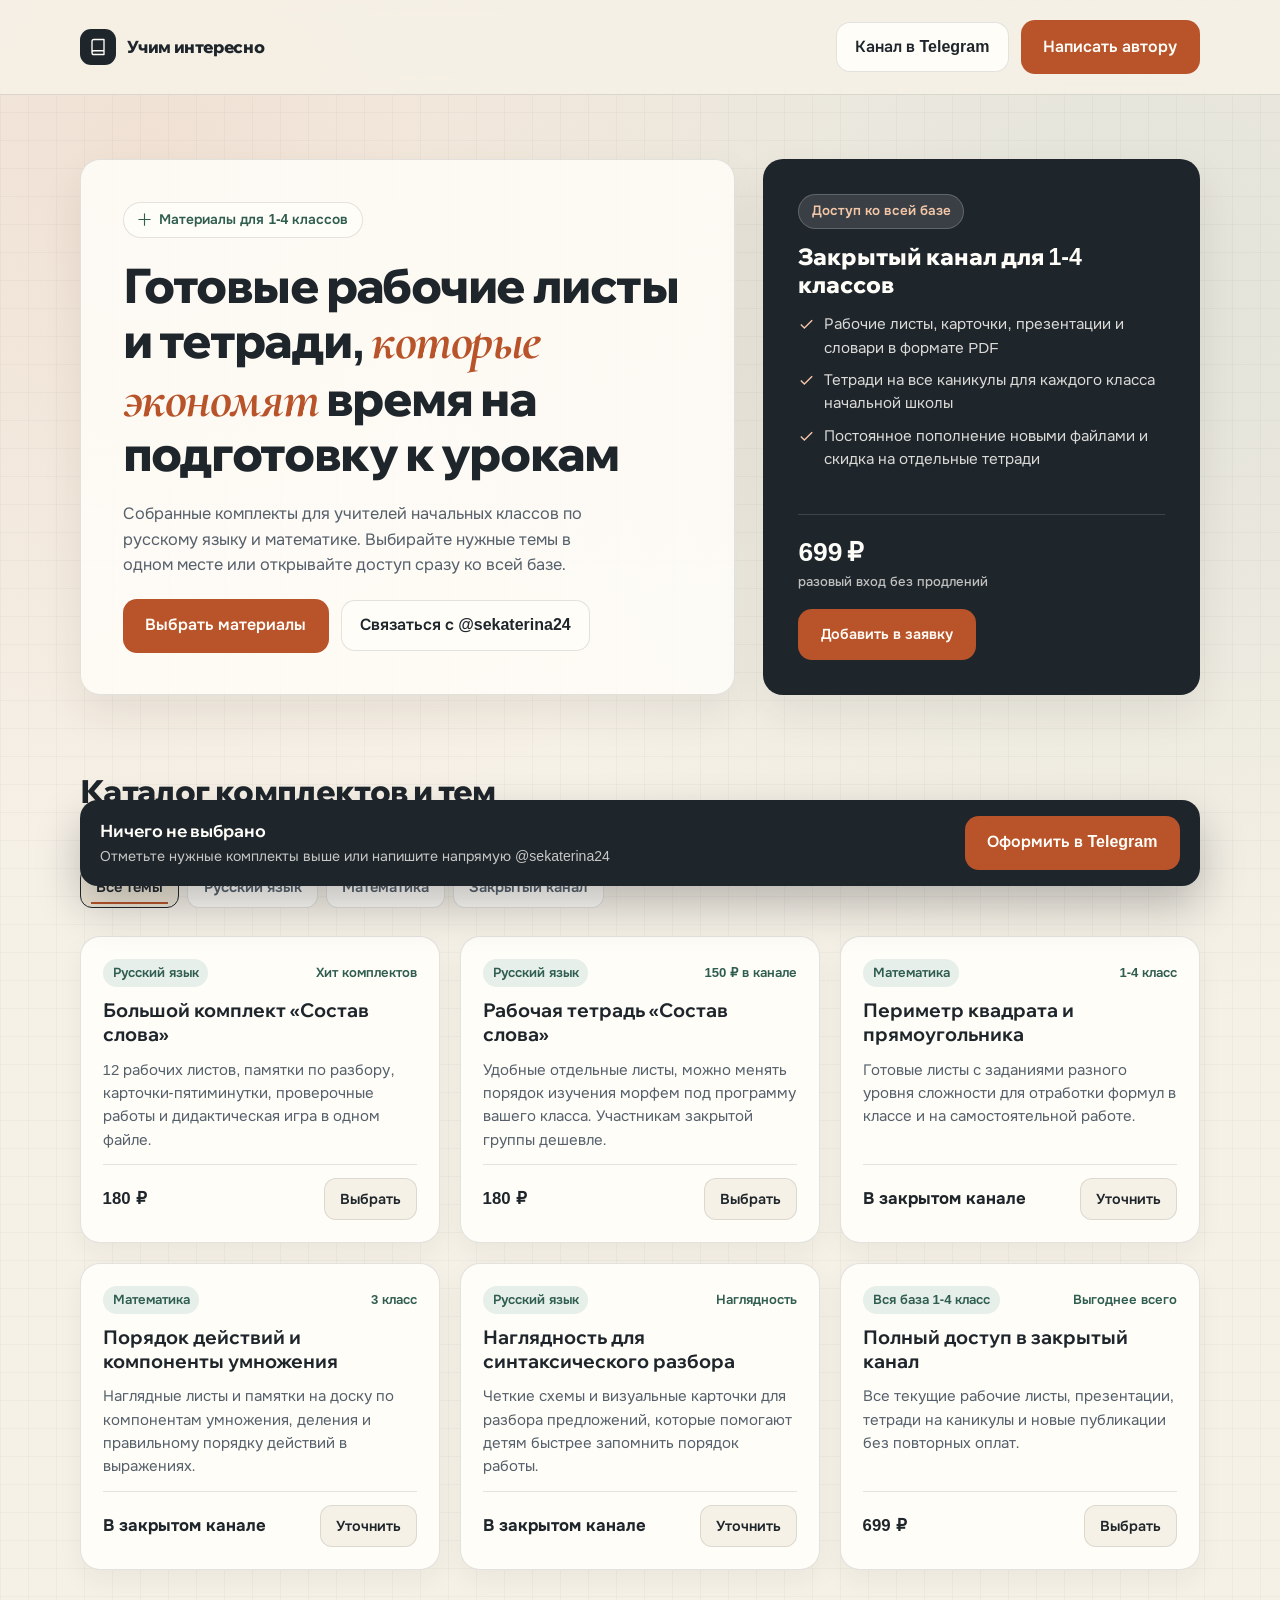
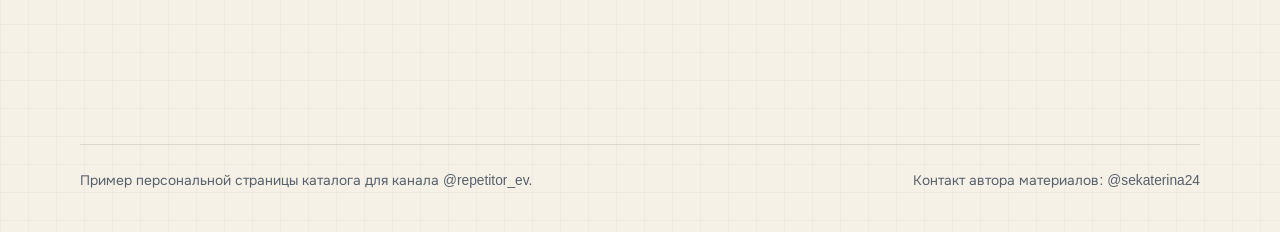
<file: docs/preview/uchim-interesno/index.html>
<!DOCTYPE html>
<html lang="ru">
<head>
  <meta charset="UTF-8" />
  <meta name="viewport" content="width=device-width, initial-scale=1.0" />
  <title>Учим интересно. Материалы для учителей 1-4 классов</title>
  <meta name="description" content="Каталог рабочих листов, тетрадей и доступ в закрытый канал с материалами для 1-4 классов от Учим интересно." />
  <style>
    @layer reset, base, layout, components;

    @font-face {
      font-family: "Wix Madefor Display";
      font-style: normal;
      font-weight: 700;
      font-display: swap;
      src: url("../../assets/fonts/WixMadeforDisplay_normal_700_cyrillic.woff2") format("woff2");
    }

    @font-face {
      font-family: "Wix Madefor Display";
      font-style: normal;
      font-weight: 800;
      font-display: swap;
      src: url("../../assets/fonts/WixMadeforDisplay_normal_800_cyrillic.woff2") format("woff2");
    }

    @font-face {
      font-family: "Cormorant Garamond";
      font-style: italic;
      font-weight: 700;
      font-display: swap;
      src: url("../../assets/fonts/CormorantGaramond_italic_700_cyrillic.woff2") format("woff2");
    }

    @font-face {
      font-family: "Onest";
      font-style: normal;
      font-weight: 400;
      font-display: swap;
      src: url("../../assets/fonts/Onest_normal_400_cyrillic.woff2") format("woff2");
    }

    @font-face {
      font-family: "Onest";
      font-style: normal;
      font-weight: 500;
      font-display: swap;
      src: url("../../assets/fonts/Onest_normal_500_cyrillic.woff2") format("woff2");
    }

    @font-face {
      font-family: "Onest";
      font-style: normal;
      font-weight: 600;
      font-display: swap;
      src: url("../../assets/fonts/Onest_normal_600_cyrillic.woff2") format("woff2");
    }

    @font-face {
      font-family: "Onest";
      font-style: normal;
      font-weight: 700;
      font-display: swap;
      src: url("../../assets/fonts/Onest_normal_700_cyrillic.woff2") format("woff2");
    }

    @layer reset {
      *, *::before, *::after {
        box-sizing: border-box;
      }
      body, h1, h2, h3, p, ul {
        margin: 0;
      }
      button {
        font: inherit;
        color: inherit;
      }
    }

    @layer base {
      :root {
        --bg: #f6f1e7;
        --bg-soft: #eee6d6;
        --surface: #fffdf8;
        --surface-ink: #1e252b;
        --ink: #1e252b;
        --ink-muted: #55606b;
        --accent: #b8532a;
        --accent-deep: #963f1c;
        --sage: #2f5d50;
        --sage-soft: #e6efe9;
        --line: rgba(30, 37, 43, 0.12);
        --shadow: 0 18px 42px rgba(45, 36, 22, 0.08);
        --radius: 20px;
      }

      body {
        font-family: "Onest", -apple-system, BlinkMacSystemFont, "Segoe UI", sans-serif;
        color: var(--ink);
        background-color: var(--bg);
        background-image:
          radial-gradient(circle at 12% 8%, rgba(184, 83, 42, 0.10), transparent 36%),
          radial-gradient(circle at 88% 16%, rgba(47, 93, 80, 0.10), transparent 38%),
          linear-gradient(to right, rgba(30, 37, 43, 0.03) 1px, transparent 1px),
          linear-gradient(to bottom, rgba(30, 37, 43, 0.03) 1px, transparent 1px);
        background-size: 100% 100%, 100% 100%, 28px 28px, 28px 28px;
        line-height: 1.55;
        min-block-size: 100dvh;
      }

      a {
        color: inherit;
        text-decoration: none;
      }

      :focus-visible {
        outline: 2px solid var(--accent);
        outline-offset: 3px;
      }
    }

    @layer layout {
      .wrap {
        inline-size: min(1120px, 100% - 2rem);
        margin-inline: auto;
      }

      .site-header {
        padding-block: 1.25rem;
        border-block-end: 1px solid var(--line);
        background: rgba(246, 241, 231, 0.85);
        backdrop-filter: blur(10px);
        position: sticky;
        inset-block-start: 0;
        z-index: 20;
      }

      .header-row {
        display: flex;
        align-items: center;
        justify-content: space-between;
        gap: 1rem;
        flex-wrap: wrap;
      }

      .brand {
        display: inline-flex;
        align-items: center;
        gap: 0.7rem;
        font-family: "Wix Madefor Display", sans-serif;
        font-weight: 800;
        font-size: 1.05rem;
        letter-spacing: -0.02em;
      }

      .brand-mark {
        inline-size: 36px;
        block-size: 36px;
        border-radius: 11px;
        background: var(--surface-ink);
        color: #fffdf8;
        display: grid;
        place-items: center;
        flex: none;
      }

      .header-actions {
        display: flex;
        align-items: center;
        gap: 0.75rem;
        flex-wrap: wrap;
      }

      .hero {
        padding-block: clamp(2.2rem, 5vw, 4.2rem) clamp(1.8rem, 4vw, 3rem);
      }

      .hero-grid {
        display: grid;
        grid-template-columns: minmax(0, 1.35fr) minmax(0, 0.9fr);
        gap: 1.75rem;
        align-items: stretch;
      }

      .catalog-section {
        padding-block: 1.5rem 3.5rem;
      }

      .cards-grid {
        display: grid;
        grid-template-columns: repeat(auto-fill, minmax(min(290px, 100%), 1fr));
        grid-auto-rows: auto;
        gap: 1.25rem;
        margin-block-start: 1.5rem;
      }

      @media (max-width: 860px) {
        .hero-grid {
          grid-template-columns: minmax(0, 1fr);
        }
      }
    }

    @layer components {
      .pill {
        display: inline-flex;
        align-items: center;
        gap: 0.45rem;
        padding: 0.42rem 0.85rem;
        border-radius: 999px;
        background: var(--surface);
        border: 1px solid var(--line);
        font-size: 0.86rem;
        font-weight: 600;
        color: var(--sage);
      }

      .hero-copy {
        background: rgba(255, 253, 248, 0.86);
        border: 1px solid var(--line);
        border-radius: var(--radius);
        padding: clamp(1.5rem, 3.5vw, 2.6rem);
        box-shadow: var(--shadow);
        display: flex;
        flex-direction: column;
        justify-content: space-between;
        gap: 1.35rem;
      }

      .hero-title {
        font-family: "Wix Madefor Display", sans-serif;
        font-weight: 800;
        font-size: clamp(1.85rem, 4vw, 3rem);
        line-height: 1.08;
        letter-spacing: -0.03em;
      }

      .hero-title em {
        font-family: "Cormorant Garamond", Georgia, serif;
        font-style: italic;
        font-weight: 700;
        font-size: 1.12em;
        color: var(--accent);
      }

      .hero-lead {
        color: var(--ink-muted);
        font-size: 1.02rem;
        max-inline-size: 54ch;
      }

      .hero-cta-row {
        display: flex;
        flex-wrap: wrap;
        gap: 0.75rem;
        align-items: center;
      }

      .btn-primary {
        display: inline-flex;
        align-items: center;
        justify-content: center;
        gap: 0.5rem;
        padding: 0.85rem 1.35rem;
        border-radius: 14px;
        border: 1px solid transparent;
        background: var(--accent);
        color: #fffdf8;
        font-weight: 600;
        cursor: pointer;
        transition: background-color 160ms ease, transform 160ms ease;
      }

      .btn-primary:hover {
        background: var(--accent-deep);
        transform: translateY(-1px);
      }

      .btn-secondary {
        display: inline-flex;
        align-items: center;
        justify-content: center;
        gap: 0.5rem;
        padding: 0.75rem 1.15rem;
        border-radius: 14px;
        border: 1px solid var(--line);
        background: var(--surface);
        color: var(--ink);
        font-weight: 600;
        cursor: pointer;
        transition: border-color 160ms ease, background-color 160ms ease;
      }

      .btn-secondary:hover {
        border-color: var(--ink);
        background: var(--bg-soft);
      }

      .vip-panel {
        background: var(--surface-ink);
        color: #fffdf8;
        border-radius: var(--radius);
        padding: clamp(1.5rem, 3vw, 2.2rem);
        box-shadow: var(--shadow);
        display: flex;
        flex-direction: column;
        justify-content: space-between;
        gap: 1.25rem;
      }

      .vip-badge {
        display: inline-flex;
        align-items: center;
        gap: 0.45rem;
        align-self: flex-start;
        padding: 0.36rem 0.78rem;
        border-radius: 999px;
        background: rgba(255, 253, 248, 0.12);
        border: 1px solid rgba(255, 253, 248, 0.2);
        font-size: 0.84rem;
        font-weight: 600;
        color: #f3c6a8;
      }

      .vip-title {
        font-family: "Wix Madefor Display", sans-serif;
        font-weight: 800;
        font-size: 1.45rem;
        line-height: 1.2;
      }

      .vip-list {
        list-style: none;
        padding: 0;
        display: grid;
        gap: 0.55rem;
        color: rgba(255, 253, 248, 0.84);
        font-size: 0.95rem;
      }

      .vip-list li {
        display: flex;
        align-items: flex-start;
        gap: 0.55rem;
      }

      .vip-list svg {
        flex: none;
        margin-block-start: 0.2rem;
        color: #f3c6a8;
      }

      .vip-footer {
        display: flex;
        align-items: center;
        justify-content: space-between;
        gap: 1rem;
        padding-block-start: 1rem;
        border-block-start: 1px solid rgba(255, 253, 248, 0.14);
        flex-wrap: wrap;
      }

      .vip-price {
        font-family: "Wix Madefor Display", sans-serif;
        font-weight: 800;
        font-size: 1.65rem;
      }

      .vip-price small {
        display: block;
        font-family: "Onest", sans-serif;
        font-size: 0.82rem;
        font-weight: 500;
        color: rgba(255, 253, 248, 0.72);
      }

      .section-top {
        display: flex;
        align-items: flex-end;
        justify-content: space-between;
        gap: 1rem;
        flex-wrap: wrap;
      }

      .section-title {
        font-family: "Wix Madefor Display", sans-serif;
        font-weight: 800;
        font-size: clamp(1.4rem, 2.8vw, 2rem);
        letter-spacing: -0.02em;
      }

      @media (max-width: 640px) {
        .site-header {
          position: static;
          padding-block: 0.9rem;
        }
        .header-actions .btn-secondary,
        .header-actions .btn-primary {
          padding: 0.55rem 0.85rem;
          font-size: 0.88rem;
        }
      }

      .filter-bar {
        display: flex;
        gap: 0.5rem;
        overflow-x: auto;
        scrollbar-width: none;
        padding-block: 0.25rem;
        max-inline-size: 100%;
      }

      .filter-bar::-webkit-scrollbar {
        display: none;
      }

      .filter-btn {
        flex: none;
        position: relative;
        padding: 0.55rem 0.95rem;
        border-radius: 12px;
        border: 1px solid var(--line);
        background: var(--surface);
        color: var(--ink-muted);
        font-weight: 600;
        font-size: 0.92rem;
        cursor: pointer;
        transition: color 140ms ease, border-color 140ms ease, background-color 140ms ease;
      }

      .filter-btn[aria-pressed="true"] {
        color: var(--ink);
        border-color: var(--ink);
        background: var(--bg-soft);
      }

      .filter-btn[aria-pressed="true"]::after {
        content: "";
        position: absolute;
        inset: auto 0.65rem 0.2rem;
        border-block-end: 2px solid var(--accent);
      }

      .card {
        background: var(--surface);
        border: 1px solid var(--line);
        border-radius: var(--radius);
        padding: 1.35rem;
        display: grid;
        grid-template-rows: auto auto 1fr auto;
        gap: 0.75rem;
        box-shadow: 0 10px 26px rgba(45, 36, 22, 0.05);
        transition: transform 160ms ease, border-color 160ms ease;
      }

      .card:hover {
        transform: translateY(-2px);
        border-color: rgba(30, 37, 43, 0.28);
      }

      .card[hidden] {
        display: none;
      }

      .card-meta {
        display: flex;
        align-items: center;
        justify-content: space-between;
        gap: 0.5rem;
        font-size: 0.82rem;
        font-weight: 600;
        color: var(--sage);
      }

      .tag {
        padding: 0.26rem 0.62rem;
        border-radius: 999px;
        background: var(--sage-soft);
      }

      .card h3 {
        font-family: "Wix Madefor Display", sans-serif;
        font-weight: 700;
        font-size: 1.18rem;
        line-height: 1.25;
      }

      .card p {
        color: var(--ink-muted);
        font-size: 0.94rem;
      }

      .card-foot {
        display: flex;
        align-items: center;
        justify-content: space-between;
        gap: 0.75rem;
        padding-block-start: 0.85rem;
        border-block-start: 1px solid var(--line);
      }

      .price-tag {
        font-weight: 700;
        font-size: 1.05rem;
        color: var(--ink);
      }

      .pick-btn {
        padding: 0.55rem 0.95rem;
        border-radius: 12px;
        border: 1px solid var(--line);
        background: var(--bg);
        color: var(--ink);
        font-weight: 600;
        font-size: 0.9rem;
        cursor: pointer;
        transition: background-color 140ms ease, color 140ms ease, border-color 140ms ease;
      }

      .vip-panel .pick-btn {
        padding: 0.85rem 1.35rem;
        border-radius: 14px;
        border-color: transparent;
        background: var(--accent);
        color: #fffdf8;
      }

      .vip-panel .pick-btn:hover {
        background: var(--accent-deep);
      }

      .pick-btn[aria-pressed="true"],
      .vip-panel .pick-btn[aria-pressed="true"] {
        background: var(--sage);
        color: #fffdf8;
        border-color: var(--sage);
      }

      .order-dock {
        position: sticky;
        inset-block-end: 1rem;
        z-index: 25;
        margin-block-start: 2rem;
        background: var(--surface-ink);
        color: #fffdf8;
        border-radius: 18px;
        padding: 1rem 1.25rem;
        box-shadow: 0 20px 44px rgba(20, 24, 28, 0.26);
        display: flex;
        align-items: center;
        justify-content: space-between;
        gap: 1rem;
        flex-wrap: wrap;
      }

      .order-summary {
        display: grid;
        gap: 0.15rem;
      }

      .order-summary strong {
        font-family: "Wix Madefor Display", sans-serif;
        font-size: 1.05rem;
      }

      .order-summary span {
        font-size: 0.88rem;
        color: rgba(255, 253, 248, 0.75);
      }

      .site-footer {
        padding-block: 1.6rem 2.5rem;
        border-block-start: 1px solid var(--line);
        color: var(--ink-muted);
        font-size: 0.86rem;
        display: flex;
        justify-content: space-between;
        gap: 1rem;
        flex-wrap: wrap;
      }

      @media (prefers-reduced-motion: reduce) {
        *, *::before, *::after {
          transition-duration: 0.01ms !important;
        }
      }
    }
  </style>
</head>
<body>
  <header class="site-header">
    <div class="wrap header-row">
      <a class="brand" href="#top">
        <span class="brand-mark" aria-hidden="true">
          <svg width="18" height="18" viewBox="0 0 24 24" fill="none" stroke="currentColor" stroke-width="1.8" stroke-linecap="round" stroke-linejoin="round">
            <path d="M4 19.5v-15A2.5 2.5 0 0 1 6.5 2H20v20H6.5a2.5 2.5 0 0 1 0-5H20"/>
          </svg>
        </span>
        <span>Учим интересно</span>
      </a>
      <div class="header-actions">
        <a class="btn-secondary" href="https://t.me/repetitor_ev" target="_blank" rel="noopener">Канал в Telegram</a>
        <a class="btn-primary" href="https://t.me/sekaterina24" target="_blank" rel="noopener">Написать автору</a>
      </div>
    </div>
  </header>

  <main id="top" class="wrap">
    <section class="hero" aria-labelledby="hero-heading">
      <div class="hero-grid">
        <div class="hero-copy">
          <div>
            <span class="pill">
              <svg width="15" height="15" viewBox="0 0 24 24" fill="none" stroke="currentColor" stroke-width="1.8" stroke-linecap="round" stroke-linejoin="round" aria-hidden="true">
                <path d="M12 3v18M3 12h18"/>
              </svg>
              Материалы для 1-4 классов
            </span>
          </div>
          <h1 id="hero-heading" class="hero-title">
            Готовые рабочие листы и тетради, <em>которые экономят</em> время на подготовку к урокам
          </h1>
          <p class="hero-lead">
            Собранные комплекты для учителей начальных классов по русскому языку и математике. Выбирайте нужные темы в одном месте или открывайте доступ сразу ко всей базе.
          </p>
          <div class="hero-cta-row">
            <a class="btn-primary" href="#catalog">Выбрать материалы</a>
            <a class="btn-secondary" href="https://t.me/sekaterina24" target="_blank" rel="noopener">Связаться с @sekaterina24</a>
          </div>
        </div>

        <aside class="vip-panel" aria-label="Закрытый канал с материалами">
          <div>
            <span class="vip-badge">Доступ ко всей базе</span>
            <h2 class="vip-title" style="margin-block-start: 0.9rem;">Закрытый канал для 1-4 классов</h2>
            <ul class="vip-list" style="margin-block-start: 0.9rem;">
              <li>
                <svg width="17" height="17" viewBox="0 0 24 24" fill="none" stroke="currentColor" stroke-width="2" aria-hidden="true"><path d="M20 6 9 17l-5-5"/></svg>
                <span>Рабочие листы, карточки, презентации и словари в формате PDF</span>
              </li>
              <li>
                <svg width="17" height="17" viewBox="0 0 24 24" fill="none" stroke="currentColor" stroke-width="2" aria-hidden="true"><path d="M20 6 9 17l-5-5"/></svg>
                <span>Тетради на все каникулы для каждого класса начальной школы</span>
              </li>
              <li>
                <svg width="17" height="17" viewBox="0 0 24 24" fill="none" stroke="currentColor" stroke-width="2" aria-hidden="true"><path d="M20 6 9 17l-5-5"/></svg>
                <span>Постоянное пополнение новыми файлами и скидка на отдельные тетради</span>
              </li>
            </ul>
          </div>
          <div class="vip-footer">
            <div class="vip-price">
              699 ₽
              <small>разовый вход без продлений</small>
            </div>
            <button type="button" class="btn-primary pick-btn" data-id="vip" data-title="Доступ в закрытый канал 1-4 класс" data-price="699" aria-pressed="false">
              Добавить в заявку
            </button>
          </div>
        </aside>
      </div>
    </section>

    <section id="catalog" class="catalog-section" aria-labelledby="catalog-title">
      <div class="section-top">
        <div>
          <h2 id="catalog-title" class="section-title">Каталог комплектов и тем</h2>
          <p style="color: var(--ink-muted); margin-block-start: 0.25rem;">Отметьте нужные материалы, чтобы сразу сформировать готовый запрос в Telegram.</p>
        </div>
        <div class="filter-bar" role="toolbar" aria-label="Фильтр по предметам">
          <button type="button" class="filter-btn" data-filter="all" aria-pressed="true">Все темы</button>
          <button type="button" class="filter-btn" data-filter="rus" aria-pressed="false">Русский язык</button>
          <button type="button" class="filter-btn" data-filter="math" aria-pressed="false">Математика</button>
          <button type="button" class="filter-btn" data-filter="vip" aria-pressed="false">Закрытый канал</button>
        </div>
      </div>

      <div class="cards-grid" id="cards-grid">
        <article class="card" data-cat="rus">
          <div class="card-meta">
            <span class="tag">Русский язык</span>
            <span>Хит комплектов</span>
          </div>
          <h3>Большой комплект «Состав слова»</h3>
          <p>12 рабочих листов, памятки по разбору, карточки-пятиминутки, проверочные работы и дидактическая игра в одном файле.</p>
          <div class="card-foot">
            <span class="price-tag">180 ₽</span>
            <button type="button" class="pick-btn" data-id="sostav-pack" data-title="Большой комплект Состав слова" data-price="180" aria-pressed="false">Выбрать</button>
          </div>
        </article>

        <article class="card" data-cat="rus">
          <div class="card-meta">
            <span class="tag">Русский язык</span>
            <span>150 ₽ в канале</span>
          </div>
          <h3>Рабочая тетрадь «Состав слова»</h3>
          <p>Удобные отдельные листы, можно менять порядок изучения морфем под программу вашего класса. Участникам закрытой группы дешевле.</p>
          <div class="card-foot">
            <span class="price-tag">180 ₽</span>
            <button type="button" class="pick-btn" data-id="sostav-wb" data-title="Рабочая тетрадь Состав слова" data-price="180" aria-pressed="false">Выбрать</button>
          </div>
        </article>

        <article class="card" data-cat="math">
          <div class="card-meta">
            <span class="tag">Математика</span>
            <span>1-4 класс</span>
          </div>
          <h3>Периметр квадрата и прямоугольника</h3>
          <p>Готовые листы с заданиями разного уровня сложности для отработки формул в классе и на самостоятельной работе.</p>
          <div class="card-foot">
            <span class="price-tag">В закрытом канале</span>
            <button type="button" class="pick-btn" data-id="perimetr" data-title="Материалы Периметр квадрата и прямоугольника" data-price="0" aria-pressed="false">Уточнить</button>
          </div>
        </article>

        <article class="card" data-cat="math">
          <div class="card-meta">
            <span class="tag">Математика</span>
            <span>3 класс</span>
          </div>
          <h3>Порядок действий и компоненты умножения</h3>
          <p>Наглядные листы и памятки на доску по компонентам умножения, деления и правильному порядку действий в выражениях.</p>
          <div class="card-foot">
            <span class="price-tag">В закрытом канале</span>
            <button type="button" class="pick-btn" data-id="math-ops" data-title="Порядок действий и компоненты умножения" data-price="0" aria-pressed="false">Уточнить</button>
          </div>
        </article>

        <article class="card" data-cat="rus">
          <div class="card-meta">
            <span class="tag">Русский язык</span>
            <span>Наглядность</span>
          </div>
          <h3>Наглядность для синтаксического разбора</h3>
          <p>Четкие схемы и визуальные карточки для разбора предложений, которые помогают детям быстрее запомнить порядок работы.</p>
          <div class="card-foot">
            <span class="price-tag">В закрытом канале</span>
            <button type="button" class="pick-btn" data-id="syntax" data-title="Наглядность для синтаксического разбора" data-price="0" aria-pressed="false">Уточнить</button>
          </div>
        </article>

        <article class="card" data-cat="vip">
          <div class="card-meta">
            <span class="tag">Вся база 1-4 класс</span>
            <span>Выгоднее всего</span>
          </div>
          <h3>Полный доступ в закрытый канал</h3>
          <p>Все текущие рабочие листы, презентации, тетради на каникулы и новые публикации без повторных оплат.</p>
          <div class="card-foot">
            <span class="price-tag">699 ₽</span>
            <button type="button" class="pick-btn" data-id="vip" data-title="Доступ в закрытый канал 1-4 класс" data-price="699" aria-pressed="false">Выбрать</button>
          </div>
        </article>
      </div>

      <div class="order-dock" role="region" aria-label="Быстрый заказ выбранных материалов">
        <div class="order-summary">
          <strong id="order-count">Ничего не выбрано</strong>
          <span id="order-detail">Отметьте нужные комплекты выше или напишите напрямую @sekaterina24</span>
        </div>
        <a id="order-link" class="btn-primary" href="https://t.me/sekaterina24" target="_blank" rel="noopener">
          Оформить в Telegram
        </a>
      </div>
    </section>
  </main>

  <footer class="wrap site-footer">
    <span>Пример персональной страницы каталога для канала @repetitor_ev.</span>
    <span>Контакт автора материалов: @sekaterina24</span>
  </footer>

  <script>
    (function () {
      const filterButtons = Array.from(document.querySelectorAll(".filter-btn"));
      const cards = Array.from(document.querySelectorAll("#cards-grid .card"));
      const pickButtons = Array.from(document.querySelectorAll(".pick-btn"));
      const orderCount = document.getElementById("order-count");
      const orderDetail = document.getElementById("order-detail");
      const orderLink = document.getElementById("order-link");

      const selected = new Map();

      function renderOrder() {
        const items = Array.from(selected.values());
        if (items.length === 0) {
          orderCount.textContent = "Ничего не выбрано";
          orderDetail.textContent = "Отметьте нужные комплекты выше или напишите напрямую @sekaterina24";
          orderLink.href = "https://t.me/sekaterina24";
          return;
        }
        const paidTotal = items.reduce((sum, item) => sum + item.price, 0);
        const titles = items.map((item) => item.title);
        orderCount.textContent = "Выбрано позиций: " + items.length + (paidTotal > 0 ? " на " + paidTotal + " ₽" : "");
        orderDetail.textContent = titles.join(", ");
        const message = "Здравствуйте. Хочу приобрести материалы: " + titles.join(", ") + (paidTotal > 0 ? ", ориентир " + paidTotal + " ₽" : "") + ". Подскажите по оплате и доступу.";
        orderLink.href = "https://t.me/sekaterina24?text=" + encodeURIComponent(message);
      }

      filterButtons.forEach((btn) => {
        btn.addEventListener("click", () => {
          const target = btn.getAttribute("data-filter");
          filterButtons.forEach((b) => b.setAttribute("aria-pressed", String(b === btn)));
          cards.forEach((card) => {
            const cat = card.getAttribute("data-cat");
            card.hidden = target !== "all" && cat !== target;
          });
        });
      });

      pickButtons.forEach((btn) => {
        btn.addEventListener("click", () => {
          const id = btn.getAttribute("data-id");
          const title = btn.getAttribute("data-title");
          const price = Number(btn.getAttribute("data-price") || "0");
          const isActive = selected.has(id);
          if (isActive) {
            selected.delete(id);
          } else {
            selected.set(id, { id, title, price });
          }
          const nowSelected = selected.has(id);
          pickButtons.forEach((other) => {
            if (other.getAttribute("data-id") === id) {
              other.setAttribute("aria-pressed", String(nowSelected));
              other.textContent = nowSelected ? "В заявке" : (price > 0 ? "Выбрать" : "Уточнить");
            }
          });
          renderOrder();
        });
      });

      renderOrder();
    })();
  </script>
</body>
</html>
</file>
<file: docs/styles/studio.css>
@layer reset, base, theme, layout, components, utilities;

/* ==========================================================================
   1. Local Typography (@font-face, 16 local woff2 files, font-display: swap)
   ========================================================================== */

@font-face {
  font-family: "Wix Madefor Display";
  font-style: normal;
  font-weight: 700;
  font-display: swap;
  src: url("../assets/fonts/WixMadeforDisplay_normal_700_cyrillic.woff2") format("woff2");
  unicode-range: U+0301, U+0400-045F, U+0490-0491, U+04B0-04B1, U+2116;
}

@font-face {
  font-family: "Wix Madefor Display";
  font-style: normal;
  font-weight: 700;
  font-display: swap;
  src: url("../assets/fonts/WixMadeforDisplay_normal_700_latin.woff2") format("woff2");
  unicode-range: U+0000-00FF, U+0131, U+0152-0153, U+02BB-02BC, U+02C6, U+02DA, U+02DC, U+0304, U+0308, U+0329, U+2000-206F, U+20AC, U+2122, U+2191, U+2193, U+2212, U+2215, U+FEFF, U+FFFD;
}

@font-face {
  font-family: "Wix Madefor Display";
  font-style: normal;
  font-weight: 800;
  font-display: swap;
  src: url("../assets/fonts/WixMadeforDisplay_normal_800_cyrillic.woff2") format("woff2");
  unicode-range: U+0301, U+0400-045F, U+0490-0491, U+04B0-04B1, U+2116;
}

@font-face {
  font-family: "Wix Madefor Display";
  font-style: normal;
  font-weight: 800;
  font-display: swap;
  src: url("../assets/fonts/WixMadeforDisplay_normal_800_latin.woff2") format("woff2");
  unicode-range: U+0000-00FF, U+0131, U+0152-0153, U+02BB-02BC, U+02C6, U+02DA, U+02DC, U+0304, U+0308, U+0329, U+2000-206F, U+20AC, U+2122, U+2191, U+2193, U+2212, U+2215, U+FEFF, U+FFFD;
}

@font-face {
  font-family: "Cormorant Garamond";
  font-style: normal;
  font-weight: 600;
  font-display: swap;
  src: url("../assets/fonts/CormorantGaramond_normal_600_cyrillic.woff2") format("woff2");
  unicode-range: U+0301, U+0400-045F, U+0490-0491, U+04B0-04B1, U+2116;
}

@font-face {
  font-family: "Cormorant Garamond";
  font-style: normal;
  font-weight: 600;
  font-display: swap;
  src: url("../assets/fonts/CormorantGaramond_normal_600_latin.woff2") format("woff2");
  unicode-range: U+0000-00FF, U+0131, U+0152-0153, U+02BB-02BC, U+02C6, U+02DA, U+02DC, U+0304, U+0308, U+0329, U+2000-206F, U+20AC, U+2122, U+2191, U+2193, U+2212, U+2215, U+FEFF, U+FFFD;
}

@font-face {
  font-family: "Cormorant Garamond";
  font-style: italic;
  font-weight: 700;
  font-display: swap;
  src: url("../assets/fonts/CormorantGaramond_italic_700_cyrillic.woff2") format("woff2");
  unicode-range: U+0301, U+0400-045F, U+0490-0491, U+04B0-04B1, U+2116;
}

@font-face {
  font-family: "Cormorant Garamond";
  font-style: italic;
  font-weight: 700;
  font-display: swap;
  src: url("../assets/fonts/CormorantGaramond_italic_700_latin.woff2") format("woff2");
  unicode-range: U+0000-00FF, U+0131, U+0152-0153, U+02BB-02BC, U+02C6, U+02DA, U+02DC, U+0304, U+0308, U+0329, U+2000-206F, U+20AC, U+2122, U+2191, U+2193, U+2212, U+2215, U+FEFF, U+FFFD;
}

@font-face {
  font-family: "Onest";
  font-style: normal;
  font-weight: 400;
  font-display: swap;
  src: url("../assets/fonts/Onest_normal_400_cyrillic.woff2") format("woff2");
  unicode-range: U+0301, U+0400-045F, U+0490-0491, U+04B0-04B1, U+2116;
}

@font-face {
  font-family: "Onest";
  font-style: normal;
  font-weight: 400;
  font-display: swap;
  src: url("../assets/fonts/Onest_normal_400_latin.woff2") format("woff2");
  unicode-range: U+0000-00FF, U+0131, U+0152-0153, U+02BB-02BC, U+02C6, U+02DA, U+02DC, U+0304, U+0308, U+0329, U+2000-206F, U+20AC, U+2122, U+2191, U+2193, U+2212, U+2215, U+FEFF, U+FFFD;
}

@font-face {
  font-family: "Onest";
  font-style: normal;
  font-weight: 500;
  font-display: swap;
  src: url("../assets/fonts/Onest_normal_500_cyrillic.woff2") format("woff2");
  unicode-range: U+0301, U+0400-045F, U+0490-0491, U+04B0-04B1, U+2116;
}

@font-face {
  font-family: "Onest";
  font-style: normal;
  font-weight: 500;
  font-display: swap;
  src: url("../assets/fonts/Onest_normal_500_latin.woff2") format("woff2");
  unicode-range: U+0000-00FF, U+0131, U+0152-0153, U+02BB-02BC, U+02C6, U+02DA, U+02DC, U+0304, U+0308, U+0329, U+2000-206F, U+20AC, U+2122, U+2191, U+2193, U+2212, U+2215, U+FEFF, U+FFFD;
}

@font-face {
  font-family: "Onest";
  font-style: normal;
  font-weight: 600;
  font-display: swap;
  src: url("../assets/fonts/Onest_normal_600_cyrillic.woff2") format("woff2");
  unicode-range: U+0301, U+0400-045F, U+0490-0491, U+04B0-04B1, U+2116;
}

@font-face {
  font-family: "Onest";
  font-style: normal;
  font-weight: 600;
  font-display: swap;
  src: url("../assets/fonts/Onest_normal_600_latin.woff2") format("woff2");
  unicode-range: U+0000-00FF, U+0131, U+0152-0153, U+02BB-02BC, U+02C6, U+02DA, U+02DC, U+0304, U+0308, U+0329, U+2000-206F, U+20AC, U+2122, U+2191, U+2193, U+2212, U+2215, U+FEFF, U+FFFD;
}

@font-face {
  font-family: "Onest";
  font-style: normal;
  font-weight: 700;
  font-display: swap;
  src: url("../assets/fonts/Onest_normal_700_cyrillic.woff2") format("woff2");
  unicode-range: U+0301, U+0400-045F, U+0490-0491, U+04B0-04B1, U+2116;
}

@font-face {
  font-family: "Onest";
  font-style: normal;
  font-weight: 700;
  font-display: swap;
  src: url("../assets/fonts/Onest_normal_700_latin.woff2") format("woff2");
  unicode-range: U+0000-00FF, U+0131, U+0152-0153, U+02BB-02BC, U+02C6, U+02DA, U+02DC, U+0304, U+0308, U+0329, U+2000-206F, U+20AC, U+2122, U+2191, U+2193, U+2212, U+2215, U+FEFF, U+FFFD;
}

/* ==========================================================================
   2. Reset Layer
   ========================================================================== */

@layer reset {
  *,
  *::before,
  *::after {
    box-sizing: border-box;
  }

  html {
    -webkit-text-size-adjust: 100%;
    scroll-behavior: smooth;
  }

  @media (prefers-reduced-motion: reduce) {
    html {
      scroll-behavior: auto;
    }
  }

  body,
  h1,
  h2,
  h3,
  h4,
  p,
  figure,
  blockquote,
  dl,
  dd,
  ul,
  ol {
    margin: 0;
  }

  ul,
  ol {
    padding: 0;
    list-style: none;
  }

  img,
  picture,
  svg,
  canvas {
    display: block;
    max-width: 100%;
  }

  button,
  input,
  textarea,
  select {
    font: inherit;
    color: inherit;
  }

  button {
    background: none;
    border: 0;
    padding: 0;
    cursor: pointer;
  }

  a {
    color: inherit;
    text-decoration: none;
  }

  fieldset {
    border: 0;
    margin: 0;
    padding: 0;
    min-width: 0;
  }
}

/* ==========================================================================
   3. Theme Tokens (Variant 2: Warm Alabaster & Architectural Bronze)
   ========================================================================== */

@layer theme {
  :root {
    --font-display: "Wix Madefor Display", "Onest", system-ui, sans-serif;
    --font-serif: "Cormorant Garamond", Georgia, serif;
    --font-sans: "Onest", system-ui, -apple-system, sans-serif;

    --bg-alabaster: #F2EFE9;
    --bg-limestone: #E8E2D6;
    --bg-obsidian: #141311;
    --bg-obsidian-soft: #1E1C19;

    --ink-dark: #141311;
    --ink-muted: #59544C;
    --ink-light: #F4F0E8;
    --ink-light-muted: #B4ACA0;

    --copper: #B4532A;
    --copper-hover: #97421E;
    --copper-text: #F5F2EC;
    --copper-aa-light: #97421E;

    --bronze: #9A7B4F;
    --emerald: #1B5E4A;
    --emerald-soft: rgba(27, 94, 74, 0.14);
    --danger-light: #9E2A2B;
    --danger-dark: #F28B82;

    --glass-light-bg: rgba(255, 252, 246, 0.68);
    --glass-light-border: rgba(20, 19, 17, 0.11);
    --glass-light-highlight: rgba(255, 255, 255, 0.78);
    --glass-dark-bg: rgba(30, 28, 25, 0.78);
    --glass-dark-border: rgba(244, 240, 232, 0.14);
    --glass-dark-highlight: rgba(244, 240, 232, 0.14);

    --shadow-light: 0 22px 48px -26px rgba(20, 19, 17, 0.18), 0 4px 14px -6px rgba(20, 19, 17, 0.08);
    --shadow-dark: 0 28px 64px -24px rgba(0, 0, 0, 0.56), 0 6px 18px -6px rgba(0, 0, 0, 0.36);

    --radius-sm: 10px;
    --radius-md: 16px;
    --radius-lg: 24px;
    --radius-pill: 999px;

    --ease-editorial: cubic-bezier(0.22, 1, 0.36, 1);
    --container-max: 1280px;
    --gutter: clamp(1.125rem, 3vw, 2.5rem);
    --section-space: clamp(4.25rem, 7.5vw, 7.5rem);
    --scroll-progress: 0;
  }
}

/* ==========================================================================
   4. Base Layer & Atmospheric Stack
   ========================================================================== */

@layer base {
  body {
    min-height: 100dvh;
    background-color: var(--bg-alabaster);
    color: var(--ink-dark);
    font-family: var(--font-sans);
    font-size: 1rem;
    font-weight: 400;
    line-height: 1.6;
    font-kerning: normal;
    text-rendering: optimizeLegibility;
  }

  h1,
  h2,
  h3,
  h4 {
    font-family: var(--font-display);
    font-weight: 700;
    letter-spacing: -0.025em;
    line-height: 1.1;
  }

  strong,
  .tabular {
    font-variant-numeric: tabular-nums;
  }

  :focus-visible {
    outline: 2px solid var(--copper);
    outline-offset: 3px;
  }

  .dark-island :focus-visible,
  .site-footer :focus-visible,
  .case-dialog :focus-visible,
  .contacts-popover :focus-visible {
    outline-color: #E8C56E;
  }

  .stage-backdrop-canvas {
    position: fixed;
    inset: 0;
    width: 100%;
    height: 100%;
    z-index: 0;
    pointer-events: none;
  }

  .stage-fallback-mesh {
    position: fixed;
    inset: 0;
    z-index: 0;
    pointer-events: none;
    opacity: 0;
    background:
      radial-gradient(65vw 55vh at 14% 12%, rgba(255, 252, 245, 0.85), transparent 65%),
      radial-gradient(55vw 50vh at 86% 24%, rgba(180, 83, 42, 0.14), transparent 62%),
      radial-gradient(60vw 55vh at 48% 82%, rgba(154, 123, 79, 0.16), transparent 64%),
      linear-gradient(160deg, var(--bg-alabaster) 0%, var(--bg-limestone) 100%);
    transition: opacity 0.45s var(--ease-editorial);
  }

  html[data-backdrop-fallback="true"] .stage-fallback-mesh,
  body[data-backdrop-fallback="true"] .stage-fallback-mesh,
  #stage-backdrop-canvas[data-backdrop-fallback="true"] + .stage-fallback-mesh {
    opacity: 1;
  }

  .stage-atmosphere {
    position: fixed;
    inset: 0;
    z-index: 2;
    pointer-events: none;
    background-image:
      radial-gradient(ellipse 115% 110% at 50% 45%, transparent 58%, rgba(20, 19, 17, 0.08) 100%),
      url("data:image/svg+xml,%3Csvg xmlns='http://www.w3.org/2000/svg' width='180' height='180'%3E%3Cfilter id='g'%3E%3CfeTurbulence type='fractalNoise' baseFrequency='0.82' numOctaves='2' stitchTiles='stitch'/%3E%3C/filter%3E%3Crect width='100%25' height='100%25' filter='url(%23g)' opacity='0.032'/%3E%3C/svg%3E");
    mix-blend-mode: multiply;
  }

  .scroll-progress {
    position: fixed;
    inset-block-start: 0;
    inset-inline: 0;
    height: 2px;
    z-index: 60;
    pointer-events: none;
    background: linear-gradient(90deg, var(--bronze), var(--copper));
    transform-origin: left center;
    transform: scaleX(var(--scroll-progress));
  }

  .site-header,
  main,
  .site-footer {
    position: relative;
    z-index: 3;
  }
}

/* ==========================================================================
   5. Layout Layer
   ========================================================================== */

@layer layout {
  .container {
    width: min(100% - 2 * var(--gutter), var(--container-max));
    margin-inline: auto;
  }

  .section {
    padding-block: var(--section-space);
    position: relative;
  }

  .section-head {
    max-width: 44rem;
    margin-block-end: clamp(2rem, 4vw, 3.25rem);
  }

  .section-eyebrow {
    font-size: 0.78rem;
    font-weight: 600;
    letter-spacing: 0.14em;
    text-transform: uppercase;
    color: var(--copper-aa-light);
    margin-block-end: 0.75rem;
    font-variant-numeric: tabular-nums;
  }

  .section-title {
    font-size: clamp(1.85rem, 1.25rem + 2.2vw, 3.15rem);
    margin-block-end: 0.9rem;
  }

  .section-lead {
    font-size: clamp(1rem, 0.95rem + 0.25vw, 1.15rem);
    color: var(--ink-muted);
    max-width: 42rem;
  }

  .dark-island {
    background-color: var(--bg-obsidian);
    color: var(--ink-light);
  }

  .dark-island .section-eyebrow {
    color: #E2B87D;
  }

  .dark-island .section-lead {
    color: var(--ink-light-muted);
  }
}

/* ==========================================================================
   6. Components Layer
   ========================================================================== */

@layer components {
  /* 4-Layer Optical Frosted Glass Surfaces */
  .optical-glass {
    position: relative;
    background: linear-gradient(145deg, rgba(255, 253, 249, 0.78), var(--glass-light-bg));
    border: 1px solid var(--glass-light-border);
    box-shadow:
      inset 0 1px 0 var(--glass-light-highlight),
      var(--shadow-light);
    backdrop-filter: blur(20px) saturate(135%);
    -webkit-backdrop-filter: blur(20px) saturate(135%);
  }

  .dark-glass {
    position: relative;
    background: linear-gradient(155deg, rgba(36, 33, 29, 0.88), var(--glass-dark-bg));
    border: 1px solid var(--glass-dark-border);
    box-shadow:
      inset 0 1px 0 var(--glass-dark-highlight),
      var(--shadow-dark);
    backdrop-filter: blur(22px) saturate(135%);
    -webkit-backdrop-filter: blur(22px) saturate(135%);
  }

  [data-optical-surface]::before {
    content: "";
    position: absolute;
    inset: 0;
    border-radius: inherit;
    pointer-events: none;
    opacity: var(--spotlight-opacity, 0);
    background: radial-gradient(
      420px circle at var(--mx, 50%) var(--my, 50%),
      rgba(180, 83, 42, 0.12),
      rgba(154, 123, 79, 0.06) 38%,
      transparent 70%
    );
    transition: opacity 0.35s var(--ease-editorial);
  }

  .dark-glass[data-optical-surface]::before {
    background: radial-gradient(
      440px circle at var(--mx, 50%) var(--my, 50%),
      rgba(226, 184, 125, 0.14),
      rgba(180, 83, 42, 0.08) 40%,
      transparent 72%
    );
  }

  /* Header (strictly 3 child nodes: brand, nav, contact button) */
  .site-header {
    position: sticky;
    top: 0;
    z-index: 40;
    padding-block: 0.7rem;
    background: rgba(242, 239, 233, 0.84);
    backdrop-filter: blur(18px) saturate(135%);
    -webkit-backdrop-filter: blur(18px) saturate(135%);
    border-bottom: 1px solid rgba(20, 19, 17, 0.06);
  }

  .header-inner {
    display: flex;
    align-items: center;
    justify-content: space-between;
    gap: 1rem;
    flex-wrap: wrap;
  }

  .brand-link {
    display: inline-flex;
    align-items: center;
    gap: 0.625rem;
    min-height: 44px;
    padding-inline: 0.25rem;
    font-family: var(--font-display);
    font-weight: 800;
    font-size: 0.95rem;
    letter-spacing: 0.05em;
    color: var(--ink-dark);
    white-space: nowrap;
  }

  .brand-link svg {
    color: var(--copper);
    flex-shrink: 0;
  }

  .site-nav {
    background: var(--glass-light-bg);
    border: 1px solid var(--glass-light-border);
    box-shadow: inset 0 1px 0 var(--glass-light-highlight);
    border-radius: var(--radius-pill);
    padding: 0.25rem;
  }

  .nav-list {
    display: flex;
    align-items: center;
    gap: 0.25rem;
  }

  .nav-list a {
    display: inline-flex;
    align-items: center;
    justify-content: center;
    min-height: 44px;
    padding-inline: 1rem;
    border-radius: var(--radius-pill);
    font-size: 0.9rem;
    font-weight: 500;
    color: var(--ink-dark);
    transition: background-color 0.25s var(--ease-editorial), color 0.25s var(--ease-editorial);
  }

  .nav-list a:hover {
    background-color: rgba(20, 19, 17, 0.06);
  }

  .header-contact-btn {
    display: inline-flex;
    align-items: center;
    justify-content: center;
    gap: 0.5rem;
    min-height: 44px;
    padding: 0.5rem 1.1rem;
    border-radius: var(--radius-pill);
    background-color: var(--ink-dark);
    color: var(--ink-light);
    font-size: 0.875rem;
    font-weight: 600;
    transition: background-color 0.25s var(--ease-editorial), transform 0.25s var(--ease-editorial);
  }

  .header-contact-btn:hover {
    background-color: var(--copper-hover);
  }

  /* Buttons */
  .btn {
    display: inline-flex;
    align-items: center;
    justify-content: center;
    gap: 0.5rem;
    min-height: 48px;
    min-width: 44px;
    padding: 0.75rem 1.45rem;
    border-radius: var(--radius-pill);
    font-weight: 600;
    font-size: 0.95rem;
    line-height: 1.25;
    text-align: center;
    transition:
      background-color 0.28s var(--ease-editorial),
      border-color 0.28s var(--ease-editorial),
      color 0.28s var(--ease-editorial),
      transform 0.28s var(--ease-editorial);
  }

  .btn-primary {
    background-color: var(--copper);
    color: var(--copper-text);
    border: 1px solid rgba(255, 255, 255, 0.16);
    box-shadow: inset 0 1px 0 rgba(255, 255, 255, 0.22), 0 12px 24px -12px rgba(180, 83, 42, 0.52);
  }

  .btn-primary:hover {
    background-color: var(--copper-hover);
  }

  .btn-secondary {
    background-color: var(--glass-light-bg);
    color: var(--ink-dark);
    border: 1px solid rgba(20, 19, 17, 0.18);
    box-shadow: inset 0 1px 0 var(--glass-light-highlight);
  }

  .btn-secondary:hover {
    background-color: rgba(255, 255, 255, 0.86);
    border-color: var(--ink-dark);
  }

  .btn-secondary-dark {
    background-color: rgba(244, 240, 232, 0.08);
    color: var(--ink-light);
    border: 1px solid rgba(244, 240, 232, 0.2);
  }

  .btn-secondary-dark:hover {
    background-color: rgba(244, 240, 232, 0.15);
    border-color: rgba(244, 240, 232, 0.38);
  }

  .btn-ghost-dark {
    background-color: transparent;
    color: var(--ink-light-muted);
    border: 1px solid rgba(244, 240, 232, 0.16);
  }

  .btn-ghost-dark:hover {
    color: var(--ink-light);
    border-color: rgba(244, 240, 232, 0.35);
  }

  .btn-full {
    width: 100%;
  }

  /* Hero Section (Editorial Split + Open 3D Sculpture) */
  .hero-section {
    padding-block: clamp(1.35rem, 2.5vw, 2.5rem) clamp(2.5rem, 4.5vw, 4rem);
  }

  .hero-editorial-head {
    max-width: 68rem;
    margin-block-end: clamp(1.15rem, 2vw, 1.75rem);
  }

  .hero-status {
    display: inline-flex;
    align-items: center;
    gap: 0.65rem;
    min-height: 44px;
    padding: 0.4rem 1rem;
    margin-block-end: 0.85rem;
    border-radius: var(--radius-pill);
    background: var(--glass-light-bg);
    border: 1px solid var(--glass-light-border);
    box-shadow: inset 0 1px 0 var(--glass-light-highlight);
    font-size: 0.875rem;
    font-weight: 500;
    color: var(--ink-dark);
  }

  .status-dot {
    width: 8px;
    height: 8px;
    border-radius: 50%;
    background-color: var(--emerald);
    box-shadow: 0 0 0 4px var(--emerald-soft);
    flex-shrink: 0;
  }

  .hero-title {
    font-size: clamp(2.05rem, 1.15rem + 3.1vw, 4.1rem);
    font-weight: 800;
    line-height: 1.03;
    letter-spacing: -0.03em;
    color: var(--ink-dark);
  }

  .reveal-line {
    display: block;
  }

  .reveal-line-inner {
    display: inline-block;
  }

  .hero-accent-italic {
    font-family: var(--font-serif);
    font-style: italic;
    font-weight: 700;
    font-size: 1.08em;
    letter-spacing: -0.015em;
    color: var(--copper);
  }

  .hero-split {
    display: grid;
    grid-template-columns: minmax(0, 1.04fr) minmax(0, 0.96fr);
    align-items: center;
    gap: clamp(1.5rem, 3.5vw, 3rem);
  }

  .hero-lead {
    font-size: clamp(1.02rem, 0.96rem + 0.28vw, 1.18rem);
    color: var(--ink-muted);
    max-width: 34rem;
    margin-block-end: 1.35rem;
  }

  .hero-quick-row {
    margin-block-end: 1.45rem;
  }

  .hero-quick-label {
    font-size: 0.84rem;
    font-weight: 600;
    letter-spacing: 0.06em;
    text-transform: uppercase;
    color: var(--ink-muted);
    margin-block-end: 0.75rem;
  }

  .hero-quick-tags {
    display: flex;
    flex-wrap: wrap;
    gap: 0.6rem;
  }

  .quick-topic-btn {
    display: inline-flex;
    align-items: center;
    min-height: 44px;
    padding: 0.55rem 1.05rem;
    border-radius: var(--radius-pill);
    background: var(--glass-light-bg);
    border: 1px solid rgba(20, 19, 17, 0.14);
    box-shadow: inset 0 1px 0 var(--glass-light-highlight);
    font-size: 0.9rem;
    font-weight: 500;
    color: var(--ink-dark);
    transition:
      border-color 0.25s var(--ease-editorial),
      background-color 0.25s var(--ease-editorial),
      color 0.25s var(--ease-editorial);
  }

  .quick-topic-btn:hover {
    border-color: var(--copper);
    color: var(--copper-aa-light);
    background-color: rgba(255, 255, 255, 0.85);
  }

  .hero-actions {
    display: flex;
    flex-wrap: wrap;
    gap: 0.85rem;
  }

  /* Open 3D Sculpture Zone (NO rectangular frame, NO corner crosshairs, NO pedestal) */
  .hero-sculpture-zone {
    display: flex;
    flex-direction: column;
    align-items: center;
    gap: 0.75rem;
  }

  .hero-3d-stage {
    position: relative;
    width: 100%;
    max-width: clamp(300px, 31vw, 400px);
    aspect-ratio: 1 / 1;
    display: grid;
    place-items: center;
    touch-action: pan-y;
  }

  .hero-3d-canvas,
  .hero-3d-fallback {
    width: 100%;
    height: 100%;
    object-fit: contain;
    touch-action: pan-y;
  }

  .hero-3d-footer {
    display: flex;
    flex-direction: column;
    align-items: center;
    gap: 0.55rem;
  }

  .hero-3d-modes {
    display: inline-flex;
    flex-wrap: wrap;
    justify-content: center;
    gap: 0.35rem;
    padding: 0.25rem;
    border-radius: var(--radius-pill);
    background: var(--glass-light-bg);
    border: 1px solid var(--glass-light-border);
    box-shadow: inset 0 1px 0 var(--glass-light-highlight);
  }

  .mode-pill-btn {
    min-height: 44px;
    min-width: 44px;
    padding-inline: 1rem;
    border-radius: var(--radius-pill);
    font-size: 0.85rem;
    font-weight: 500;
    color: var(--ink-muted);
    transition: background-color 0.22s var(--ease-editorial), color 0.22s var(--ease-editorial);
  }

  .mode-pill-btn[aria-pressed="true"] {
    background-color: var(--ink-dark);
    color: var(--ink-light);
  }

  .hero-3d-hint {
    font-size: 0.85rem;
    color: var(--ink-muted);
  }

  /* Showcase Section (Dark Focus Island) */
  .stage-frame {
    border-radius: var(--radius-lg);
    padding: clamp(1.25rem, 3vw, 2.25rem);
  }

  .stage-toolbar {
    display: flex;
    align-items: center;
    justify-content: space-between;
    flex-wrap: wrap;
    gap: 1rem;
    padding-block-end: 1.5rem;
    margin-block-end: 1.75rem;
    border-bottom: 1px solid rgba(244, 240, 232, 0.12);
  }

  .stage-toolbar-label {
    font-size: 0.85rem;
    font-weight: 600;
    letter-spacing: 0.08em;
    text-transform: uppercase;
    color: var(--ink-light-muted);
  }

  .stage-tabs {
    display: flex;
    flex-wrap: wrap;
    gap: 0.5rem;
  }

  .stage-tab-btn {
    min-height: 44px;
    padding: 0.55rem 1.15rem;
    border-radius: var(--radius-pill);
    font-size: 0.9rem;
    font-weight: 500;
    color: var(--ink-light-muted);
    border: 1px solid rgba(244, 240, 232, 0.14);
    background: rgba(244, 240, 232, 0.04);
    transition:
      background-color 0.25s var(--ease-editorial),
      color 0.25s var(--ease-editorial),
      border-color 0.25s var(--ease-editorial);
  }

  .stage-tab-btn[aria-pressed="true"] {
    background-color: var(--copper);
    color: var(--copper-text);
    border-color: var(--copper);
  }

  .stage-panel-title {
    font-size: clamp(1.35rem, 1.1rem + 0.8vw, 1.85rem);
    margin-block-end: 0.65rem;
  }

  .stage-panel-desc {
    color: var(--ink-light-muted);
    margin-block-end: 1.35rem;
    max-width: 34rem;
  }

  /* Tab 1: Bot Simulator */
  .stage-bot-layout {
    display: grid;
    grid-template-columns: minmax(0, 1fr) minmax(0, 1.05fr);
    gap: clamp(1.5rem, 3.5vw, 2.75rem);
    align-items: start;
  }

  .bot-action-list {
    display: flex;
    flex-wrap: wrap;
    gap: 0.6rem;
    margin-block-end: 1rem;
  }

  .bot-action-btn {
    min-height: 44px;
    padding: 0.55rem 1.05rem;
    border-radius: var(--radius-pill);
    border: 1px solid rgba(244, 240, 232, 0.18);
    background: rgba(244, 240, 232, 0.05);
    color: var(--ink-light);
    font-size: 0.9rem;
    font-weight: 500;
    transition: background-color 0.22s var(--ease-editorial), border-color 0.22s var(--ease-editorial);
  }

  .bot-action-btn[aria-pressed="true"],
  .bot-action-btn:hover {
    background: rgba(180, 83, 42, 0.24);
    border-color: var(--copper);
  }

  .bot-reset-btn {
    min-height: 44px;
    padding: 0.5rem 0.95rem;
    border-radius: var(--radius-pill);
    color: var(--ink-light-muted);
    border: 1px solid rgba(244, 240, 232, 0.14);
    font-size: 0.86rem;
    margin-block-end: 1.5rem;
  }

  .bot-reset-btn:hover {
    color: var(--ink-light);
    border-color: rgba(244, 240, 232, 0.34);
  }

  .owner-card {
    padding: 1.15rem 1.25rem;
    border-radius: var(--radius-md);
    background: rgba(20, 19, 17, 0.72);
    border: 1px solid rgba(154, 123, 79, 0.35);
    border-inline-start: 3px solid var(--bronze);
  }

  .owner-card-title {
    font-size: 0.78rem;
    font-weight: 600;
    text-transform: uppercase;
    letter-spacing: 0.08em;
    color: #E2B87D;
    margin-block-end: 0.35rem;
  }

  .owner-card-status {
    font-weight: 600;
    font-size: 1rem;
    color: var(--ink-light);
    margin-block-end: 0.35rem;
  }

  .owner-card-text {
    font-size: 0.92rem;
    color: var(--ink-light-muted);
  }

  .bot-phone-shell {
    border-radius: var(--radius-md);
    background: #100F0D;
    border: 1px solid rgba(244, 240, 232, 0.12);
    padding: 1.1rem;
    display: flex;
    flex-direction: column;
    gap: 0.9rem;
    min-height: 320px;
  }

  .bot-phone-top {
    display: flex;
    align-items: center;
    justify-content: space-between;
    padding-block-end: 0.75rem;
    border-bottom: 1px solid rgba(244, 240, 232, 0.1);
  }

  .bot-peer-name {
    font-family: var(--font-display);
    font-weight: 700;
    font-size: 0.9rem;
    letter-spacing: 0.04em;
  }

  .bot-peer-status {
    font-size: 0.8rem;
    color: #6EE7B7;
  }

  .bot-sim-messages {
    display: flex;
    flex-direction: column;
    gap: 0.75rem;
    max-height: 290px;
    overflow-y: auto;
    padding-inline-end: 0.25rem;
  }

  .bot-msg {
    max-width: 86%;
    padding: 0.8rem 1rem;
    border-radius: 14px;
    font-size: 0.93rem;
    line-height: 1.5;
  }

  .bot-msg--bot {
    align-self: flex-start;
    background: rgba(244, 240, 232, 0.08);
    border: 1px solid rgba(244, 240, 232, 0.1);
    color: var(--ink-light);
  }

  .bot-msg--user {
    align-self: flex-end;
    background: rgba(180, 83, 42, 0.28);
    border: 1px solid rgba(180, 83, 42, 0.48);
    color: var(--ink-light);
  }

  .bot-typing {
    font-size: 0.82rem;
    color: var(--ink-light-muted);
  }

  /* Tab 2: Sheets Flow */
  .sheets-header {
    display: flex;
    align-items: center;
    justify-content: space-between;
    flex-wrap: wrap;
    gap: 1.25rem;
    margin-block-end: 1.5rem;
  }

  .sheets-counters {
    display: flex;
    flex-wrap: wrap;
    gap: 1.25rem 2rem;
  }

  .sheets-counter-item {
    display: flex;
    flex-direction: column;
  }

  .sheets-counter-value {
    font-family: var(--font-display);
    font-size: 1.75rem;
    font-weight: 800;
    line-height: 1.1;
    color: var(--ink-light);
    font-variant-numeric: tabular-nums;
  }

  .sheets-counter-label {
    font-size: 0.82rem;
    color: var(--ink-light-muted);
  }

  .sheets-table-wrap {
    width: 100%;
    overflow-x: auto;
    border-radius: var(--radius-md);
    border: 1px solid rgba(244, 240, 232, 0.12);
    background: rgba(16, 15, 13, 0.65);
  }

  .sheets-table {
    width: 100%;
    border-collapse: collapse;
    text-align: left;
    min-width: 540px;
  }

  .sheets-table th,
  .sheets-table td {
    padding: 0.9rem 1rem;
    border-bottom: 1px solid rgba(244, 240, 232, 0.08);
    font-size: 0.92rem;
  }

  .sheets-table th {
    font-size: 0.78rem;
    text-transform: uppercase;
    letter-spacing: 0.08em;
    color: var(--ink-light-muted);
    font-weight: 600;
  }

  .sheets-table tbody tr:last-child td {
    border-bottom: 0;
  }

  .stage-status-pill {
    display: inline-flex;
    align-items: center;
    padding: 0.25rem 0.7rem;
    border-radius: var(--radius-pill);
    font-size: 0.8rem;
    font-weight: 600;
  }

  .stage-status-pill--active,
  .stage-status-pill--done {
    background: rgba(27, 94, 74, 0.35);
    color: #A7F3D0;
    border: 1px solid rgba(110, 231, 183, 0.3);
  }

  .stage-status-pill--filtered {
    background: rgba(244, 240, 232, 0.08);
    color: var(--ink-light-muted);
    border: 1px solid rgba(244, 240, 232, 0.15);
  }

  .sheets-note {
    margin-block-start: 1.15rem;
    font-size: 0.9rem;
    color: var(--ink-light-muted);
  }

  /* Tab 3: Site Preview */
  .site-stage-layout {
    display: grid;
    grid-template-columns: minmax(0, 0.95fr) minmax(0, 1.05fr);
    gap: clamp(1.5rem, 3.5vw, 2.75rem);
    align-items: start;
  }

  .site-scene-tabs {
    display: grid;
    grid-template-columns: repeat(2, minmax(0, 1fr));
    gap: 0.6rem;
    margin-block-end: 1.15rem;
  }

  .site-scene-btn {
    min-height: 44px;
    padding: 0.6rem 0.9rem;
    border-radius: var(--radius-sm);
    border: 1px solid rgba(244, 240, 232, 0.14);
    background: rgba(244, 240, 232, 0.04);
    color: var(--ink-light-muted);
    font-size: 0.88rem;
    font-weight: 500;
    text-align: left;
  }

  .site-scene-btn[aria-pressed="true"] {
    background: rgba(180, 83, 42, 0.25);
    border-color: var(--copper);
    color: var(--ink-light);
  }

  .site-autoplay-row {
    margin-block-end: 1rem;
  }

  .site-foot-note {
    font-size: 0.88rem;
    color: var(--ink-light-muted);
  }

  .site-preview-frame {
    display: flex;
    flex-direction: column;
    gap: 0.75rem;
  }

  .site-preview-media {
    position: relative;
    border-radius: var(--radius-md);
    overflow: hidden;
    border: 1px solid rgba(244, 240, 232, 0.14);
    background: #100F0D;
  }

  .site-preview-media img {
    width: 100%;
    aspect-ratio: 16 / 10;
    object-fit: cover;
  }

  .site-preview-caption {
    padding: 1.1rem 1.25rem;
    background: linear-gradient(180deg, rgba(20, 19, 17, 0.92), #141311);
    border-top: 1px solid rgba(244, 240, 232, 0.1);
  }

  .site-step-tag {
    display: inline-block;
    font-size: 0.75rem;
    font-weight: 600;
    letter-spacing: 0.1em;
    text-transform: uppercase;
    color: #E2B87D;
    margin-block-end: 0.3rem;
    font-variant-numeric: tabular-nums;
  }

  .site-scene-title {
    font-size: 1.15rem;
    margin-block-end: 0.3rem;
  }

  .site-scene-caption {
    font-size: 0.9rem;
    color: var(--ink-light-muted);
  }

  .site-progress-track {
    width: 100%;
    height: 6px;
    border-radius: var(--radius-pill);
    background: rgba(244, 240, 232, 0.12);
    cursor: pointer;
    overflow: hidden;
  }

  .site-progress-bar {
    height: 100%;
    width: 100%;
    background: linear-gradient(90deg, var(--bronze), var(--copper));
    transform-origin: left center;
    transform: scaleX(var(--site-progress, 0.25));
    transition: transform 0.35s var(--ease-editorial);
  }

  /* Services Section (Architectural Expandable Catalog + Sticky Preview Panel) */
  .services-workspace {
    display: grid;
    grid-template-columns: minmax(0, 1.35fr) minmax(0, 0.85fr);
    gap: clamp(1.75rem, 3.5vw, 3rem);
    align-items: start;
  }

  .services-catalog {
    border-top: 1px solid rgba(20, 19, 17, 0.16);
  }

  .service-row {
    border-bottom: 1px solid rgba(20, 19, 17, 0.16);
    transition: border-color 0.28s var(--ease-editorial);
  }

  .service-row[data-active="true"] {
    border-bottom-color: var(--copper);
  }

  .service-row-trigger {
    width: 100%;
    min-height: 44px;
    display: grid;
    grid-template-columns: auto minmax(0, 1fr) auto;
    align-items: start;
    gap: 1.25rem;
    padding-block: 1.5rem;
    text-align: left;
  }

  .service-row-index {
    font-family: var(--font-display);
    font-size: 1.15rem;
    font-weight: 800;
    color: var(--bronze);
    font-variant-numeric: tabular-nums;
    padding-top: 0.15rem;
  }

  .service-row[data-active="true"] .service-row-index {
    color: var(--copper-aa-light);
  }

  .service-row-title {
    display: block;
    font-family: var(--font-display);
    font-size: clamp(1.15rem, 1rem + 0.55vw, 1.45rem);
    font-weight: 700;
    color: var(--ink-dark);
    margin-block-end: 0.45rem;
  }

  .service-row-summary {
    display: block;
    font-size: 0.94rem;
    color: var(--ink-muted);
    line-height: 1.55;
  }

  .service-row-meta {
    display: flex;
    flex-direction: column;
    align-items: flex-end;
    text-align: right;
    gap: 0.2rem;
    font-variant-numeric: tabular-nums;
    white-space: nowrap;
  }

  .service-price {
    font-weight: 700;
    font-size: 1rem;
    color: var(--ink-dark);
  }

  .service-time {
    font-size: 0.86rem;
    color: var(--ink-muted);
  }

  .service-row-details {
    display: none;
    padding: 0 0 1.65rem 2.5rem;
  }

  .service-row[data-active="true"] .service-row-details {
    display: block;
  }

  .service-detail-list {
    display: grid;
    gap: 0.45rem;
    margin-block-end: 1.1rem;
  }

  .service-detail-list li {
    position: relative;
    padding-inline-start: 1.1rem;
    font-size: 0.93rem;
    color: var(--ink-dark);
  }

  .service-detail-list li::before {
    content: "";
    position: absolute;
    inset-inline-start: 0;
    inset-block-start: 0.62em;
    width: 6px;
    height: 1.5px;
    background-color: var(--copper);
  }

  .service-steps-inline {
    display: flex;
    flex-wrap: wrap;
    gap: 0.5rem;
  }

  .service-steps-inline li {
    padding: 0.4rem 0.8rem;
    border-radius: var(--radius-pill);
    background: rgba(20, 19, 17, 0.05);
    border: 1px solid rgba(20, 19, 17, 0.12);
    font-size: 0.82rem;
    font-weight: 600;
    color: var(--ink-dark);
    font-variant-numeric: tabular-nums;
  }

  .services-detail-panel {
    position: sticky;
    top: 5.75rem;
    border-radius: var(--radius-lg);
    padding: 1.75rem;
  }

  .services-panel-kicker {
    font-size: 0.78rem;
    font-weight: 600;
    letter-spacing: 0.12em;
    text-transform: uppercase;
    color: var(--copper-aa-light);
    margin-block-end: 0.6rem;
  }

  .services-panel-title {
    font-size: 1.35rem;
    margin-block-end: 0.65rem;
  }

  .services-panel-desc {
    font-size: 0.94rem;
    color: var(--ink-muted);
    margin-block-end: 1.25rem;
  }

  .services-panel-metrics {
    display: grid;
    grid-template-columns: repeat(2, minmax(0, 1fr));
    gap: 0.9rem;
    padding-block: 1rem;
    border-block: 1px solid rgba(20, 19, 17, 0.1);
    margin-block-end: 1.25rem;
  }

  .panel-metric-label {
    display: block;
    font-size: 0.78rem;
    color: var(--ink-muted);
    margin-block-end: 0.2rem;
  }

  .panel-metric-value {
    font-size: 1.05rem;
    color: var(--ink-dark);
  }

  .service-preview-steps {
    display: grid;
    gap: 0.55rem;
    margin-block-end: 1.25rem;
  }

  .service-preview-steps li {
    padding: 0.65rem 0.9rem;
    border-radius: var(--radius-sm);
    background: rgba(242, 239, 233, 0.75);
    border: 1px solid rgba(20, 19, 17, 0.08);
    font-size: 0.9rem;
    font-weight: 600;
    font-variant-numeric: tabular-nums;
  }

  .services-panel-note {
    font-size: 0.84rem;
    color: var(--ink-muted);
  }

  /* Honest Boundaries Editorial Footnote (not a Bento box) */
  .boundaries-note {
    margin-block-start: clamp(2.5rem, 4.5vw, 3.75rem);
    padding-inline-start: clamp(1.15rem, 2.5vw, 2rem);
    border-inline-start: 2px solid var(--copper);
    max-width: 54rem;
  }

  .boundaries-title {
    font-size: 1.25rem;
    margin-block-end: 0.85rem;
  }

  .boundaries-list {
    display: grid;
    gap: 0.55rem;
    color: var(--ink-muted);
    font-size: 0.95rem;
  }

  /* Cases Section (Asymmetric 58/42 Gallery + Overlapping Dark Editorial Plate) */
  .cases-top {
    display: flex;
    align-items: flex-end;
    justify-content: space-between;
    flex-wrap: wrap;
    gap: 1.5rem;
    margin-block-end: clamp(2rem, 4vw, 3.25rem);
  }

  .cases-top .section-head {
    margin-block-end: 0;
  }

  .cases-controls {
    display: flex;
    flex-direction: column;
    align-items: flex-end;
    gap: 0.75rem;
  }

  .case-filters {
    display: flex;
    flex-wrap: wrap;
    gap: 0.45rem;
  }

  .filter-btn {
    min-height: 44px;
    padding: 0.5rem 1.05rem;
    border-radius: var(--radius-pill);
    background: var(--glass-light-bg);
    border: 1px solid rgba(20, 19, 17, 0.14);
    font-size: 0.88rem;
    font-weight: 500;
    color: var(--ink-dark);
    transition: background-color 0.24s var(--ease-editorial), color 0.24s var(--ease-editorial);
  }

  .filter-btn[aria-pressed="true"] {
    background-color: var(--ink-dark);
    color: var(--ink-light);
    border-color: var(--ink-dark);
  }

  .cases-count {
    font-size: 0.88rem;
    color: var(--ink-muted);
    font-variant-numeric: tabular-nums;
  }

  .cases-gallery {
    display: grid;
    gap: clamp(2.5rem, 5vw, 4.5rem);
  }

  .case-item {
    display: grid;
    align-items: end;
  }

  .case-item--odd {
    grid-template-columns: 58fr 42fr;
  }

  .case-item--even {
    grid-template-columns: 42fr 58fr;
  }

  .case-media {
    border-radius: var(--radius-lg);
    overflow: hidden;
    background: var(--bg-obsidian);
    border: 1px solid rgba(20, 19, 17, 0.12);
    box-shadow: var(--shadow-light);
  }

  .case-item--odd .case-media {
    grid-column: 1;
    grid-row: 1;
  }

  .case-item--even .case-media {
    grid-column: 2;
    grid-row: 1;
  }

  .case-media img {
    width: 100%;
    aspect-ratio: 16 / 10;
    object-fit: cover;
  }

  .case-plate {
    position: relative;
    z-index: 2;
    background: var(--bg-obsidian);
    color: var(--ink-light);
    border: 1px solid rgba(244, 240, 232, 0.14);
    box-shadow: var(--shadow-dark);
    border-radius: var(--radius-md);
    padding: clamp(1.25rem, 2.5vw, 1.85rem);
  }

  .case-item--odd .case-plate {
    grid-column: 2;
    grid-row: 1;
    margin-inline-start: -3.25rem;
    margin-block-end: 1.5rem;
  }

  .case-item--even .case-plate {
    grid-column: 1;
    grid-row: 1;
    margin-inline-end: -3.25rem;
    margin-block-end: 1.5rem;
  }

  .case-plate-meta {
    display: flex;
    align-items: center;
    justify-content: space-between;
    gap: 0.75rem;
    margin-block-end: 0.75rem;
  }

  .case-num {
    font-family: var(--font-display);
    font-weight: 800;
    font-size: 0.95rem;
    color: #E2B87D;
    font-variant-numeric: tabular-nums;
  }

  .case-tag {
    font-size: 0.78rem;
    font-weight: 600;
    padding: 0.25rem 0.65rem;
    border-radius: var(--radius-pill);
    background: rgba(244, 240, 232, 0.08);
    color: var(--ink-light-muted);
  }

  .case-title {
    font-size: clamp(1.2rem, 1.05rem + 0.5vw, 1.5rem);
    margin-block-end: 0.6rem;
  }

  .case-desc {
    font-size: 0.92rem;
    color: var(--ink-light-muted);
    margin-block-end: 1.1rem;
  }

  .case-metrics {
    display: grid;
    grid-template-columns: repeat(2, minmax(0, 1fr));
    gap: 0.85rem;
    padding-block: 0.85rem;
    border-block: 1px solid rgba(244, 240, 232, 0.12);
    margin-block-end: 1.1rem;
  }

  .case-metrics dt {
    font-size: 0.76rem;
    color: var(--ink-light-muted);
    margin-block-end: 0.15rem;
  }

  .case-metrics dd {
    font-size: 0.94rem;
    font-weight: 600;
    color: var(--ink-light);
    font-variant-numeric: tabular-nums;
  }

  .case-plate-foot {
    display: flex;
    align-items: center;
    justify-content: space-between;
    flex-wrap: wrap;
    gap: 0.75rem;
  }

  .case-timeline {
    font-size: 0.85rem;
    color: #E2B87D;
    font-variant-numeric: tabular-nums;
  }

  .case-detail-btn {
    min-height: 44px;
    padding: 0.55rem 1.05rem;
    border-radius: var(--radius-pill);
    background: var(--copper);
    color: var(--copper-text);
    font-size: 0.88rem;
    font-weight: 600;
    transition: background-color 0.22s var(--ease-editorial);
  }

  .case-detail-btn:hover {
    background: var(--copper-hover);
  }

  /* Calculator Section */
  .calculator-top {
    display: flex;
    align-items: flex-end;
    justify-content: space-between;
    flex-wrap: wrap;
    gap: 1.5rem;
    margin-block-end: clamp(2rem, 4vw, 3rem);
  }

  .calculator-top .section-head {
    margin-block-end: 0;
  }

  .currency-switch {
    display: inline-flex;
    padding: 0.25rem;
    border-radius: var(--radius-pill);
    background: var(--glass-light-bg);
    border: 1px solid var(--glass-light-border);
    box-shadow: inset 0 1px 0 var(--glass-light-highlight);
  }

  .currency-btn {
    min-height: 44px;
    min-width: 44px;
    padding-inline: 1.1rem;
    border-radius: var(--radius-pill);
    font-size: 0.88rem;
    font-weight: 600;
    color: var(--ink-muted);
    transition: background-color 0.22s var(--ease-editorial), color 0.22s var(--ease-editorial);
  }

  .currency-btn[aria-pressed="true"] {
    background-color: var(--ink-dark);
    color: var(--ink-light);
  }

  .calculator-grid {
    display: grid;
    grid-template-columns: minmax(0, 1.35fr) minmax(0, 0.85fr);
    gap: clamp(1.5rem, 3.5vw, 2.75rem);
    align-items: start;
  }

  .calculator-modules {
    display: grid;
    gap: 1.25rem;
  }

  .calc-base-card {
    border-radius: var(--radius-md);
    padding: 1.35rem 1.5rem;
    display: flex;
    align-items: center;
    justify-content: space-between;
    flex-wrap: wrap;
    gap: 1rem;
  }

  .calc-base-badge {
    display: inline-block;
    font-size: 0.76rem;
    font-weight: 600;
    letter-spacing: 0.08em;
    text-transform: uppercase;
    color: var(--emerald);
    margin-block-end: 0.3rem;
  }

  .calc-base-title {
    font-size: 1.2rem;
    margin-block-end: 0.25rem;
  }

  .calc-base-desc {
    font-size: 0.92rem;
    color: var(--ink-muted);
  }

  .calc-base-meta {
    font-weight: 700;
    font-size: 1rem;
    color: var(--ink-dark);
    font-variant-numeric: tabular-nums;
  }

  .calc-fieldset {
    display: grid;
    gap: 0.75rem;
  }

  .calc-legend {
    font-size: 0.85rem;
    font-weight: 600;
    letter-spacing: 0.08em;
    text-transform: uppercase;
    color: var(--ink-muted);
    margin-block-end: 0.6rem;
  }

  .calc-option-row {
    display: grid;
    grid-template-columns: auto minmax(0, 1fr) auto;
    align-items: center;
    gap: 1rem;
    min-height: 68px;
    padding: 1rem 1.25rem;
    border-radius: var(--radius-md);
    cursor: pointer;
    transition: border-color 0.24s var(--ease-editorial), background-color 0.24s var(--ease-editorial);
  }

  .calc-option-row:has(.calc-checkbox:checked) {
    border-color: var(--copper);
    background: linear-gradient(145deg, rgba(255, 250, 242, 0.94), rgba(247, 236, 226, 0.76));
  }

  .calc-checkbox {
    width: 22px;
    height: 22px;
    margin: 0;
    accent-color: var(--copper);
    cursor: pointer;
  }

  .calc-option-body {
    display: grid;
    gap: 0.2rem;
  }

  .calc-option-title {
    font-weight: 600;
    font-size: 0.98rem;
    color: var(--ink-dark);
  }

  .calc-option-desc {
    font-size: 0.87rem;
    color: var(--ink-muted);
  }

  .calc-option-price {
    font-size: 0.88rem;
    font-weight: 600;
    color: var(--copper-aa-light);
    font-variant-numeric: tabular-nums;
    white-space: nowrap;
  }

  .calc-summary-island {
    position: sticky;
    top: 5.75rem;
    border-radius: var(--radius-lg);
    padding: clamp(1.5rem, 3vw, 2rem);
    color: var(--ink-light);
    background-color: var(--bg-obsidian);
  }

  .calc-summary-block {
    padding-block-end: 1rem;
    margin-block-end: 1rem;
    border-bottom: 1px solid rgba(244, 240, 232, 0.12);
  }

  .calc-summary-label {
    display: block;
    font-size: 0.82rem;
    color: var(--ink-light-muted);
    margin-block-end: 0.25rem;
  }

  .calc-summary-price {
    font-family: var(--font-display);
    font-size: clamp(1.85rem, 1.45rem + 1.2vw, 2.45rem);
    font-weight: 800;
    color: var(--ink-light);
    font-variant-numeric: tabular-nums;
  }

  .calc-summary-deadline {
    font-family: var(--font-display);
    font-size: 1.25rem;
    font-weight: 700;
    color: #E2B87D;
    font-variant-numeric: tabular-nums;
  }

  .calc-selected-summary {
    font-size: 0.92rem;
    color: var(--ink-light);
    margin-block-end: 0.9rem;
  }

  .calc-disclaimer {
    font-size: 0.84rem;
    color: var(--ink-light-muted);
    margin-block-end: 1.35rem;
  }

  /* Process & Payment Section */
  .process-steps {
    display: grid;
    grid-template-columns: repeat(3, minmax(0, 1fr));
    gap: clamp(1.5rem, 3vw, 2.5rem);
    margin-block-end: clamp(2.5rem, 4.5vw, 3.75rem);
  }

  .process-step {
    padding-block-start: 1.25rem;
    border-top: 1px solid rgba(20, 19, 17, 0.2);
  }

  .process-num {
    display: block;
    font-family: var(--font-display);
    font-size: 1.4rem;
    font-weight: 800;
    color: var(--copper-aa-light);
    font-variant-numeric: tabular-nums;
    margin-block-end: 0.7rem;
  }

  .process-step-title {
    font-size: 1.18rem;
    margin-block-end: 0.5rem;
  }

  .process-step-text {
    font-size: 0.94rem;
    color: var(--ink-muted);
  }

  .payment-block {
    border-radius: var(--radius-lg);
    padding: clamp(1.5rem, 3vw, 2.25rem);
    display: grid;
    grid-template-columns: minmax(0, 0.9fr) minmax(0, 1.1fr);
    gap: 1.5rem 2.5rem;
    align-items: start;
  }

  .payment-title {
    font-size: 1.35rem;
    margin-block-end: 0.55rem;
  }

  .payment-security {
    font-size: 0.92rem;
    color: var(--ink-muted);
  }

  .payment-methods {
    display: grid;
    gap: 0.75rem;
  }

  .payment-methods li {
    position: relative;
    padding-inline-start: 1.15rem;
    font-size: 0.95rem;
    color: var(--ink-dark);
  }

  .payment-methods li::before {
    content: "";
    position: absolute;
    inset-inline-start: 0;
    inset-block-start: 0.65em;
    width: 6px;
    height: 1.5px;
    background-color: var(--copper);
  }

  /* Order Section (Dark Obsidian Focus Island) */
  .order-layout {
    display: grid;
    grid-template-columns: minmax(0, 0.88fr) minmax(0, 1.12fr);
    gap: clamp(1.75rem, 4vw, 3.5rem);
    align-items: start;
  }

  .attached-estimate-box {
    margin-block-start: 1.75rem;
    padding: 1.25rem;
    border-radius: var(--radius-md);
    background: rgba(244, 240, 232, 0.06);
    border: 1px solid rgba(154, 123, 79, 0.4);
  }

  .attached-estimate-label {
    font-size: 0.78rem;
    font-weight: 600;
    text-transform: uppercase;
    letter-spacing: 0.08em;
    color: #E2B87D;
    margin-block-end: 0.35rem;
  }

  .attached-estimate-text {
    font-size: 0.95rem;
    color: var(--ink-light);
    margin-block-end: 0.85rem;
  }

  .clear-estimate-btn {
    min-height: 44px;
    padding: 0.45rem 0.95rem;
    border-radius: var(--radius-pill);
    border: 1px solid rgba(244, 240, 232, 0.22);
    color: var(--ink-light-muted);
    font-size: 0.84rem;
  }

  .clear-estimate-btn:hover {
    color: var(--ink-light);
    border-color: rgba(244, 240, 232, 0.45);
  }

  .order-form-panel {
    border-radius: var(--radius-lg);
    padding: clamp(1.5rem, 3.2vw, 2.35rem);
  }

  .brief-form {
    display: grid;
    gap: 1.35rem;
  }

  .form-field {
    display: grid;
    gap: 0.4rem;
  }

  .field-label {
    font-size: 0.92rem;
    font-weight: 600;
    color: var(--ink-light);
  }

  .field-input {
    width: 100%;
    min-height: 48px;
    padding: 0.75rem 1rem;
    border-radius: var(--radius-sm);
    background: rgba(16, 15, 13, 0.78);
    border: 1px solid rgba(244, 240, 232, 0.18);
    color: var(--ink-light);
    transition: border-color 0.22s var(--ease-editorial), background-color 0.22s var(--ease-editorial);
  }

  .field-textarea {
    min-height: 120px;
    resize: vertical;
  }

  .field-input:focus {
    outline: none;
    border-color: #E2B87D;
    background: rgba(16, 15, 13, 0.95);
  }

  .field-input:user-invalid,
  .field-input.user-invalid-fallback {
    border-color: var(--danger-dark);
  }

  .field-hint {
    font-size: 0.82rem;
    color: var(--ink-light-muted);
  }

  .field-error {
    font-size: 0.86rem;
    color: var(--danger-dark);
    font-weight: 500;
  }

  .honeypot-field {
    position: absolute;
    width: 1px;
    height: 1px;
    overflow: hidden;
    clip-path: inset(50%);
    white-space: nowrap;
  }

  .brief-result {
    display: grid;
    gap: 1.15rem;
  }

  .brief-result-title {
    font-size: 1.45rem;
  }

  .brief-result-desc {
    font-size: 0.93rem;
    color: var(--ink-light-muted);
  }

  .brief-preview {
    margin: 0;
    padding: 1.15rem;
    border-radius: var(--radius-md);
    background: #100F0D;
    border: 1px solid rgba(244, 240, 232, 0.14);
    color: var(--ink-light);
    font-family: var(--font-sans);
    font-size: 0.92rem;
    line-height: 1.55;
    white-space: pre-wrap;
    word-break: break-word;
  }

  .brief-result-actions {
    display: flex;
    flex-wrap: wrap;
    gap: 0.75rem;
  }

  .copy-status {
    font-size: 0.88rem;
    color: #A7F3D0;
    min-height: 1.3em;
  }

  /* Footer */
  .site-footer {
    background-color: var(--bg-obsidian);
    color: var(--ink-light);
    border-top: 1px solid rgba(244, 240, 232, 0.1);
    padding-block: 2.5rem;
  }

  .footer-inner {
    display: flex;
    align-items: center;
    justify-content: space-between;
    flex-wrap: wrap;
    gap: 1.5rem;
  }

  .footer-brand-name {
    font-family: var(--font-display);
    font-weight: 800;
    letter-spacing: 0.05em;
    margin-block-end: 0.25rem;
  }

  .footer-brand-sub {
    font-size: 0.9rem;
    color: var(--ink-light-muted);
  }

  .footer-nav {
    display: flex;
    flex-wrap: wrap;
    gap: 0.5rem 1.25rem;
  }

  .footer-nav a {
    display: inline-flex;
    align-items: center;
    min-height: 44px;
    font-size: 0.9rem;
    color: var(--ink-light-muted);
    transition: color 0.22s var(--ease-editorial);
  }

  .footer-nav a:hover {
    color: var(--ink-light);
  }

  /* ========================================================================
     Top Layer Overlays (<dialog closedby="any"> + [popover])
     ======================================================================== */

  .case-dialog {
    margin: auto;
    padding: 0;
    border: 1px solid rgba(244, 240, 232, 0.16);
    border-radius: var(--radius-lg);
    background: var(--bg-obsidian-soft);
    color: var(--ink-light);
    width: min(calc(100vw - 2rem), 760px);
    max-height: calc(100dvh - 2rem);
    overflow-y: auto;
    box-shadow: var(--shadow-dark);

    opacity: 0;
    transition-property: opacity, transform, display, overlay;
    transition-duration: 0.32s;
    transition-timing-function: var(--ease-editorial);
    transition-behavior: allow-discrete;
  }

  @media (prefers-reduced-motion: no-preference) {
    .case-dialog {
      transform: translateY(14px) scale(0.97);
    }
  }

  .case-dialog::backdrop {
    background-color: rgba(20, 19, 17, 0);
    backdrop-filter: blur(0px);
    transition-property: background-color, backdrop-filter, display, overlay;
    transition-duration: 0.32s;
    transition-timing-function: var(--ease-editorial);
    transition-behavior: allow-discrete;
  }

  .case-dialog[open]:where(:not([data-closing])) {
    opacity: 1;
  }

  @media (prefers-reduced-motion: no-preference) {
    .case-dialog[open]:where(:not([data-closing])) {
      transform: translateY(0) scale(1);
    }
  }

  .case-dialog[open]:where(:not([data-closing]))::backdrop {
    background-color: rgba(20, 19, 17, 0.72);
    backdrop-filter: blur(8px);
  }

  @starting-style {
    .case-dialog[open]:where(:not([data-closing])) {
      opacity: 0;
    }

    .case-dialog[open]:where(:not([data-closing]))::backdrop {
      background-color: rgba(20, 19, 17, 0);
      backdrop-filter: blur(0px);
    }
  }

  @media (prefers-reduced-motion: no-preference) {
    @starting-style {
      .case-dialog[open]:where(:not([data-closing])) {
        transform: translateY(14px) scale(0.97);
      }
    }
  }

  .case-dialog-surface {
    padding: clamp(1.35rem, 3vw, 2.15rem);
    display: grid;
    gap: 1.35rem;
  }

  .case-dialog-head {
    display: flex;
    align-items: flex-start;
    justify-content: space-between;
    gap: 1rem;
  }

  .dialog-kicker {
    font-size: 0.78rem;
    font-weight: 600;
    text-transform: uppercase;
    letter-spacing: 0.1em;
    color: #E2B87D;
    margin-block-end: 0.35rem;
  }

  .dialog-title {
    font-size: clamp(1.35rem, 1.1rem + 0.8vw, 1.85rem);
  }

  .dialog-close-btn,
  .popover-close-btn {
    min-height: 44px;
    min-width: 44px;
    padding: 0.5rem 1rem;
    border-radius: var(--radius-pill);
    border: 1px solid rgba(244, 240, 232, 0.2);
    color: var(--ink-light);
    font-size: 0.86rem;
    font-weight: 500;
    flex-shrink: 0;
  }

  .dialog-close-btn:hover,
  .popover-close-btn:hover {
    background: rgba(244, 240, 232, 0.1);
  }

  .dialog-media {
    border-radius: var(--radius-md);
    overflow: hidden;
    border: 1px solid rgba(244, 240, 232, 0.12);
    margin-block-end: 0.95rem;
  }

  .dialog-media img {
    width: 100%;
    max-block-size: min(220px, 26dvh);
    aspect-ratio: 16 / 10;
    object-fit: cover;
  }

  .dialog-summary {
    color: var(--ink-light);
    margin-block-end: 1.15rem;
  }

  .dialog-meta-grid {
    display: grid;
    grid-template-columns: repeat(2, minmax(0, 1fr));
    gap: 0.9rem;
    margin-block-end: 1.15rem;
  }

  .dialog-meta-card {
    padding: 1rem;
    border-radius: var(--radius-sm);
    background: rgba(244, 240, 232, 0.05);
    border: 1px solid rgba(244, 240, 232, 0.1);
  }

  .dialog-meta-label {
    display: block;
    font-size: 0.78rem;
    color: #E2B87D;
    margin-block-end: 0.3rem;
  }

  .dialog-meta-value {
    font-size: 0.92rem;
    color: var(--ink-light);
  }

  .dialog-highlights {
    display: grid;
    gap: 0.55rem;
  }

  .dialog-highlights li {
    position: relative;
    padding-inline-start: 1.1rem;
    font-size: 0.92rem;
    color: var(--ink-light-muted);
  }

  .dialog-highlights li::before {
    content: "";
    position: absolute;
    inset-inline-start: 0;
    inset-block-start: 0.65em;
    width: 6px;
    height: 1.5px;
    background-color: var(--copper);
  }

  .case-dialog-foot {
    display: flex;
    flex-wrap: wrap;
    gap: 0.75rem;
    padding-block-start: 0.5rem;
  }

  /* Contacts Popover */
  .contacts-popover {
    position: fixed;
    inset-inline-end: var(--gutter);
    inset-block-start: 4.75rem;
    inset-inline-start: auto;
    inset-block-end: auto;
    margin: 0;
    width: min(calc(100vw - 2rem), 390px);
    padding: 1.45rem;
    border-radius: var(--radius-lg);
    background: var(--bg-obsidian-soft);
    color: var(--ink-light);
    border: 1px solid rgba(244, 240, 232, 0.16);
    box-shadow: var(--shadow-dark);

    opacity: 0;
    transition-property: opacity, transform, display, overlay;
    transition-duration: 0.28s;
    transition-timing-function: var(--ease-editorial);
    transition-behavior: allow-discrete;
  }

  @media (prefers-reduced-motion: no-preference) {
    .contacts-popover {
      transform: translateY(-8px) scale(0.97);
    }
  }

  .contacts-popover::backdrop {
    background-color: rgba(20, 19, 17, 0);
    transition-property: background-color, display, overlay;
    transition-duration: 0.28s;
    transition-timing-function: var(--ease-editorial);
    transition-behavior: allow-discrete;
  }

  .contacts-popover:is(:popover-open, .\:popover-open):where(:not([data-closing])) {
    display: block;
    opacity: 1;
  }

  @media (prefers-reduced-motion: no-preference) {
    .contacts-popover:is(:popover-open, .\:popover-open):where(:not([data-closing])) {
      transform: translateY(0) scale(1);
    }
  }

  .contacts-popover:is(:popover-open, .\:popover-open):where(:not([data-closing]))::backdrop {
    background-color: rgba(20, 19, 17, 0.38);
  }

  @starting-style {
    .contacts-popover:is(:popover-open, .\:popover-open):where(:not([data-closing])) {
      opacity: 0;
    }

    .contacts-popover:is(:popover-open, .\:popover-open):where(:not([data-closing]))::backdrop {
      background-color: rgba(20, 19, 17, 0);
    }
  }

  @media (prefers-reduced-motion: no-preference) {
    @starting-style {
      .contacts-popover:is(:popover-open, .\:popover-open):where(:not([data-closing])) {
        transform: translateY(-8px) scale(0.97);
      }
    }
  }

  .contacts-popover-head {
    display: flex;
    align-items: center;
    justify-content: space-between;
    gap: 0.75rem;
    margin-block-end: 0.9rem;
  }

  .contacts-popover-title {
    font-size: 1.15rem;
  }

  .contacts-popover-lead {
    font-size: 0.92rem;
    color: var(--ink-light-muted);
    margin-block-end: 1.15rem;
  }

  .contacts-popover-actions {
    display: grid;
    gap: 0.65rem;
    margin-block-end: 1.15rem;
  }

  .contacts-popover-payment {
    font-size: 0.82rem;
    color: var(--ink-light-muted);
    padding-block-start: 0.95rem;
    border-top: 1px solid rgba(244, 240, 232, 0.12);
  }
}

/* ==========================================================================
   7. Motion Choreography & Reduced Motion
   ========================================================================== */

@layer utilities {
  [hidden] {
    display: none;
  }

  .visually-hidden {
    position: absolute;
    width: 1px;
    height: 1px;
    padding: 0;
    margin: -1px;
    overflow: hidden;
    clip-path: inset(50%);
    white-space: nowrap;
    border: 0;
  }

  .visually-hidden:focus {
    position: fixed;
    inset-block-start: 0.75rem;
    inset-inline-start: 0.75rem;
    width: auto;
    height: auto;
    padding: 0.75rem 1.25rem;
    margin: 0;
    overflow: visible;
    clip-path: none;
    z-index: 100;
    background: var(--bg-obsidian);
    color: var(--ink-light);
    border-radius: var(--radius-pill);
  }

  @keyframes hero-line-reveal {
    from {
      opacity: 0.92;
      transform: translateY(0.55rem);
    }
    to {
      opacity: 1;
      transform: translateY(0);
    }
  }

  @keyframes editorial-reveal {
    from {
      opacity: 0;
      transform: translateY(1.35rem) scale(0.98);
    }
    to {
      opacity: 1;
      transform: translateY(0) scale(1);
    }
  }

  @media (prefers-reduced-motion: no-preference) {
    .motion-ready .reveal-line-inner {
      animation: hero-line-reveal 0.45s var(--ease-editorial) both;
    }

    .motion-ready .reveal-line:nth-child(2) .reveal-line-inner {
      animation-delay: 0.04s;
    }

    .motion-ready .reveal-line:nth-child(3) .reveal-line-inner {
      animation-delay: 0.08s;
    }

    .stage-panels {
      view-transition-name: showcase-panels;
    }

    ::view-transition-old(showcase-panels),
    ::view-transition-new(showcase-panels) {
      animation-duration: 0.2s;
      animation-timing-function: var(--ease-editorial);
    }

    @supports ((animation-timeline: view()) and (animation-range: entry)) {
      .reveal-item {
        animation: editorial-reveal auto var(--ease-editorial) both;
        animation-timeline: view();
        animation-range: entry 0% entry 28%;
      }
    }

    @supports not ((animation-timeline: view()) and (animation-range: entry)) {
      .motion-ready .reveal-item {
        opacity: 0;
        transform: translateY(1.25rem);
        transition:
          opacity 0.65s var(--ease-editorial),
          transform 0.65s var(--ease-editorial);
      }

      .motion-ready .reveal-item[data-revealed="true"] {
        opacity: 1;
        transform: translateY(0);
      }
    }
  }

  @media (prefers-reduced-motion: reduce) {
    .reveal-item,
    .reveal-item[data-revealed="true"],
    .reveal-line-inner {
      opacity: 1;
      transform: none;
      animation: none;
    }

    dialog,
    [popover],
    dialog::backdrop,
    [popover]::backdrop {
      transition-duration: 0.1s;
    }

    ::view-transition-group(*),
    ::view-transition-old(*),
    ::view-transition-new(*) {
      animation: none;
    }
  }

  /* ========================================================================
     8. Responsive Breakpoints (1440x900 -> 390x844, 0 horizontal overflow)
     ======================================================================== */

  @media (max-width: 980px) {
    .hero-split,
    .stage-bot-layout,
    .site-stage-layout,
    .services-workspace,
    .payment-block,
    .order-layout,
    .calculator-grid {
      grid-template-columns: minmax(0, 1fr);
    }

    .services-detail-panel,
    .calc-summary-island {
      position: static;
    }

    .case-item--odd,
    .case-item--even {
      grid-template-columns: minmax(0, 1fr);
    }

    .case-item--odd .case-media,
    .case-item--even .case-media,
    .case-item--odd .case-plate,
    .case-item--even .case-plate {
      grid-column: 1;
      grid-row: auto;
      margin-inline: 0;
      margin-block-end: 0;
    }

    .case-plate {
      margin-block-start: -1.5rem;
      margin-inline: 0.75rem;
    }

    .process-steps {
      grid-template-columns: minmax(0, 1fr);
    }

    .cases-controls {
      align-items: flex-start;
    }
  }

  @media (max-width: 720px) {
    .site-header {
      position: static;
      padding-block: 0.65rem;
    }

    .header-inner {
      justify-content: space-between;
      gap: 0.65rem;
    }

    .site-nav {
      order: 3;
      width: 100%;
      border-radius: var(--radius-md);
      padding: 0.2rem;
    }

    .nav-list {
      display: grid;
      grid-template-columns: repeat(4, minmax(0, 1fr));
      gap: 0.25rem;
    }

    .nav-list a {
      padding-inline: 0.35rem;
      font-size: 0.84rem;
    }

    .service-row-trigger {
      grid-template-columns: auto minmax(0, 1fr);
    }

    .service-row-meta {
      grid-column: 2;
      flex-direction: row;
      justify-content: flex-start;
      align-items: baseline;
      gap: 0.85rem;
      text-align: left;
    }

    .service-row-details {
      padding-inline-start: 0;
    }

    .site-scene-tabs,
    .dialog-meta-grid,
    .services-panel-metrics {
      grid-template-columns: minmax(0, 1fr);
    }

    .calc-option-row {
      grid-template-columns: auto minmax(0, 1fr);
    }

    .calc-option-price {
      grid-column: 2;
      justify-self: start;
    }

    .case-plate {
      margin-inline: 0;
      margin-block-start: -1rem;
    }
  }
}
</file>
